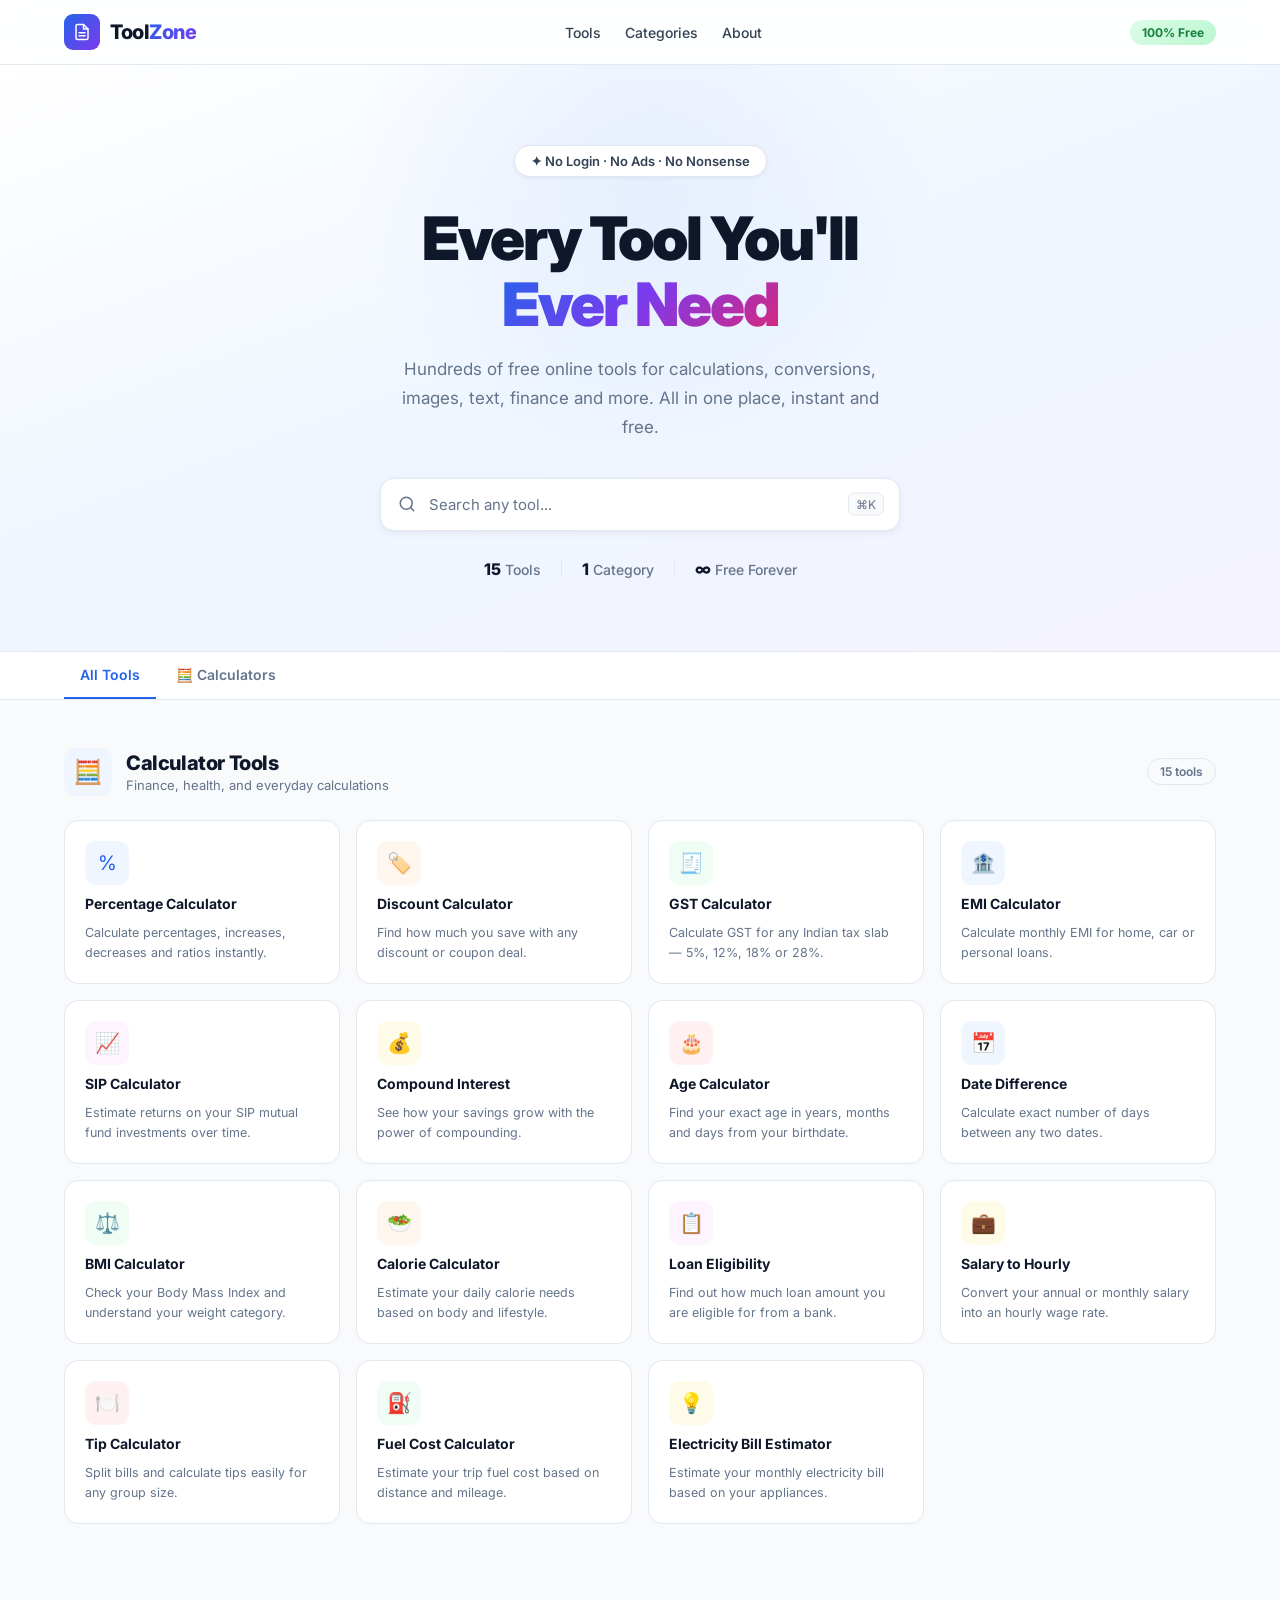
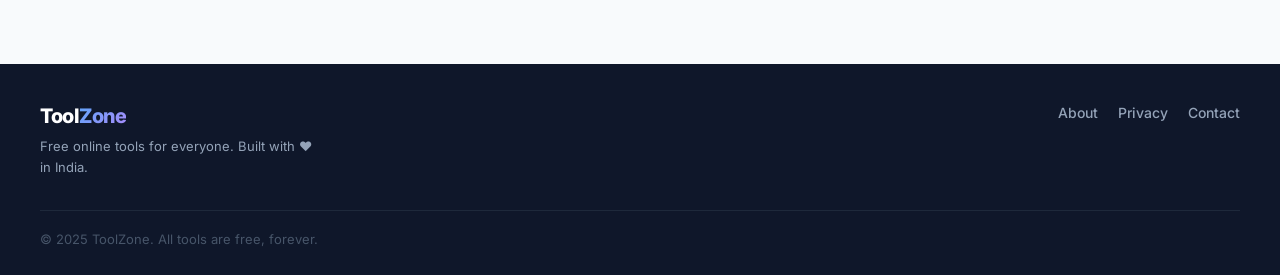
<file: index.html>
<!DOCTYPE html>
<html lang="en">
	<head>
		<meta charset="UTF-8"/>
		<meta name="viewport" content="width=device-width, initial-scale=1.0"/>
		<title>ToolZone – Free Online Tools</title>
		<link href="https://fonts.googleapis.com/css2?family=Inter:wght@400;500;600;700;800;900&display=swap" rel="stylesheet"/>
		<link rel="stylesheet" href="style.css"/>
	</head>
	<body>

		<!-- HEADER -->
		<header>
			<div class="header-inner">
				<a href="index.html" class="logo">
					<div class="logo-icon">
						<svg viewBox="0 0 24 24">
							<path d="M14 2H6a2 2 0 0 0-2 2v16a2 2 0 0 0 2 2h12a2 2 0 0 0 2-2V8z"/>
							<polyline points="14 2 14 8 20 8"/>
							<line x1="16" y1="13" x2="8" y2="13"/>
							<line x1="16" y1="17" x2="8" y2="17"/>
						</svg>
					</div>
					<span class="logo-text">
						Tool<span>Zone</span>
					</span>
				</a>
				<nav>
					<a href="#">Tools</a>
					<a href="#">Categories</a>
					<a href="#">About</a>
				</nav>
				<div class="header-badge">100% Free</div>
			</div>
		</header>

		<!-- HERO -->
		<section class="hero">
			<div class="hero-inner">
				<div class="hero-badge">✦ No Login · No Ads · No Nonsense</div>
				<h1>
					Every Tool You'll<br/><span class="gradient-text">Ever Need</span>
				</h1>
				<p>Hundreds of free online tools for calculations, conversions, images, text, finance and more. All in one place, instant and free.</p>

				<div class="search-wrap">
					<svg viewBox="0 0 24 24">
						<circle cx="11" cy="11" r="8"/>
						<line x1="21" y1="21" x2="16.65" y2="16.65"/>
					</svg>
					<input type="text" id="searchInput" placeholder="Search any tool..."/>
					<kbd>⌘K</kbd>
				</div>

				<div class="stats-row">
					<div class="stat">
						<span id="toolCount">15</span> Tools
					</div>
					<div class="stat-divider"></div>
					<div class="stat">
						<span>1</span> Category
					</div>
					<div class="stat-divider"></div>
					<div class="stat">
						<span>∞</span> Free Forever
					</div>
				</div>
			</div>
		</section>

		<!-- CATEGORIES NAV -->
		<div class="cat-nav">
			<div class="cat-nav-inner">
				<button class="cat-btn active" data-cat="all">All Tools</button>
				<button class="cat-btn" data-cat="calculators">🧮 Calculators</button>
				<!-- Add more category buttons here as you expand -->
			</div>
		</div>

		<!-- TOOLS SECTION -->
		<main class="tools-main">

			<!-- CALCULATORS -->
			<section class="category-section" id="cat-calculators">
				<div class="category-header">
					<div class="category-icon" style="--cat-color: #2563EB; --cat-bg: #EFF6FF;">🧮</div>
					<div>
						<h2 class="category-title">Calculator Tools</h2>
						<p class="category-subtitle">Finance, health, and everyday calculations</p>
					</div>
					<span class="category-count">15 tools</span>
				</div>

				<div class="tools-grid">

					<a class="tool-card" href="tools/percentage-calculator/index.html" data-name="percentage calculator" data-cat="calculators">
						<div class="tool-card-top">
							<div class="tool-icon" style="background:#EFF6FF; color:#2563EB;">%</div>
							<div class="tool-card-arrow">
								<svg viewBox="0 0 24 24">
									<line x1="5" y1="12" x2="19" y2="12"/>
									<polyline points="12 5 19 12 12 19"/>
								</svg>
							</div>
						</div>
						<div class="tool-card-name">Percentage Calculator</div>
						<div class="tool-card-desc">Calculate percentages, increases, decreases and ratios instantly.</div>
					</a>

					<a class="tool-card" href="tools/discount-calculator/index.html" data-name="discount calculator sale price" data-cat="calculators">
						<div class="tool-card-top">
							<div class="tool-icon" style="background:#FFF7ED; color:#EA580C;">🏷️</div>
							<div class="tool-card-arrow">
								<svg viewBox="0 0 24 24">
									<line x1="5" y1="12" x2="19" y2="12"/>
									<polyline points="12 5 19 12 12 19"/>
								</svg>
							</div>
						</div>
						<div class="tool-card-name">Discount Calculator</div>
						<div class="tool-card-desc">Find how much you save with any discount or coupon deal.</div>
					</a>

					<a class="tool-card" href="tools/gst-calculator/index.html" data-name="gst calculator india tax" data-cat="calculators">
						<div class="tool-card-top">
							<div class="tool-icon" style="background:#F0FDF4; color:#16A34A;">🧾</div>
							<div class="tool-card-arrow">
								<svg viewBox="0 0 24 24">
									<line x1="5" y1="12" x2="19" y2="12"/>
									<polyline points="12 5 19 12 12 19"/>
								</svg>
							</div>
						</div>
						<div class="tool-card-name">GST Calculator</div>
						<div class="tool-card-desc">Calculate GST for any Indian tax slab — 5%, 12%, 18% or 28%.</div>
					</a>

					<a class="tool-card" href="tools/emi-calculator/index.html" data-name="emi calculator loan monthly" data-cat="calculators">
						<div class="tool-card-top">
							<div class="tool-icon" style="background:#EFF6FF; color:#2563EB;">🏦</div>
							<div class="tool-card-arrow">
								<svg viewBox="0 0 24 24">
									<line x1="5" y1="12" x2="19" y2="12"/>
									<polyline points="12 5 19 12 12 19"/>
								</svg>
							</div>
						</div>
						<div class="tool-card-name">EMI Calculator</div>
						<div class="tool-card-desc">Calculate monthly EMI for home, car or personal loans.</div>
					</a>

					<a class="tool-card" href="tools/sip-calculator/index.html" data-name="sip calculator investment mutual fund" data-cat="calculators">
						<div class="tool-card-top">
							<div class="tool-icon" style="background:#FDF4FF; color:#9333EA;">📈</div>
							<div class="tool-card-arrow">
								<svg viewBox="0 0 24 24">
									<line x1="5" y1="12" x2="19" y2="12"/>
									<polyline points="12 5 19 12 12 19"/>
								</svg>
							</div>
						</div>
						<div class="tool-card-name">SIP Calculator</div>
						<div class="tool-card-desc">Estimate returns on your SIP mutual fund investments over time.</div>
					</a>

					<a class="tool-card" href="tools/compound-interest-calculator/index.html" data-name="compound interest calculator savings growth" data-cat="calculators">
						<div class="tool-card-top">
							<div class="tool-icon" style="background:#FEFCE8; color:#CA8A04;">💰</div>
							<div class="tool-card-arrow">
								<svg viewBox="0 0 24 24">
									<line x1="5" y1="12" x2="19" y2="12"/>
									<polyline points="12 5 19 12 12 19"/>
								</svg>
							</div>
						</div>
						<div class="tool-card-name">Compound Interest</div>
						<div class="tool-card-desc">See how your savings grow with the power of compounding.</div>
					</a>

					<a class="tool-card" href="tools/age-calculator/index.html" data-name="age calculator birthday years" data-cat="calculators">
						<div class="tool-card-top">
							<div class="tool-icon" style="background:#FFF1F2; color:#E11D48;">🎂</div>
							<div class="tool-card-arrow">
								<svg viewBox="0 0 24 24">
									<line x1="5" y1="12" x2="19" y2="12"/>
									<polyline points="12 5 19 12 12 19"/>
								</svg>
							</div>
						</div>
						<div class="tool-card-name">Age Calculator</div>
						<div class="tool-card-desc">Find your exact age in years, months and days from your birthdate.</div>
					</a>

					<a class="tool-card" href="tools/date-difference-calculator/index.html" data-name="date difference calculator days between dates" data-cat="calculators">
						<div class="tool-card-top">
							<div class="tool-icon" style="background:#EFF6FF; color:#2563EB;">📅</div>
							<div class="tool-card-arrow">
								<svg viewBox="0 0 24 24">
									<line x1="5" y1="12" x2="19" y2="12"/>
									<polyline points="12 5 19 12 12 19"/>
								</svg>
							</div>
						</div>
						<div class="tool-card-name">Date Difference</div>
						<div class="tool-card-desc">Calculate exact number of days between any two dates.</div>
					</a>

					<a class="tool-card" href="tools/bmi-calculator/index.html" data-name="bmi calculator body mass index health weight" data-cat="calculators">
						<div class="tool-card-top">
							<div class="tool-icon" style="background:#F0FDF4; color:#16A34A;">⚖️</div>
							<div class="tool-card-arrow">
								<svg viewBox="0 0 24 24">
									<line x1="5" y1="12" x2="19" y2="12"/>
									<polyline points="12 5 19 12 12 19"/>
								</svg>
							</div>
						</div>
						<div class="tool-card-name">BMI Calculator</div>
						<div class="tool-card-desc">Check your Body Mass Index and understand your weight category.</div>
					</a>

					<a class="tool-card" href="tools/calorie-calculator/index.html" data-name="calorie calculator diet nutrition daily" data-cat="calculators">
						<div class="tool-card-top">
							<div class="tool-icon" style="background:#FFF7ED; color:#EA580C;">🥗</div>
							<div class="tool-card-arrow">
								<svg viewBox="0 0 24 24">
									<line x1="5" y1="12" x2="19" y2="12"/>
									<polyline points="12 5 19 12 12 19"/>
								</svg>
							</div>
						</div>
						<div class="tool-card-name">Calorie Calculator</div>
						<div class="tool-card-desc">Estimate your daily calorie needs based on body and lifestyle.</div>
					</a>

					<a class="tool-card" href="tools/loan-eligibility-calculator/index.html" data-name="loan eligibility calculator bank amount" data-cat="calculators">
						<div class="tool-card-top">
							<div class="tool-icon" style="background:#FDF4FF; color:#9333EA;">📋</div>
							<div class="tool-card-arrow">
								<svg viewBox="0 0 24 24">
									<line x1="5" y1="12" x2="19" y2="12"/>
									<polyline points="12 5 19 12 12 19"/>
								</svg>
							</div>
						</div>
						<div class="tool-card-name">Loan Eligibility</div>
						<div class="tool-card-desc">Find out how much loan amount you are eligible for from a bank.</div>
					</a>

					<a class="tool-card" href="tools/salary-to-hourly-converter/index.html" data-name="salary hourly converter wage annual monthly" data-cat="calculators">
						<div class="tool-card-top">
							<div class="tool-icon" style="background:#FEFCE8; color:#CA8A04;">💼</div>
							<div class="tool-card-arrow">
								<svg viewBox="0 0 24 24">
									<line x1="5" y1="12" x2="19" y2="12"/>
									<polyline points="12 5 19 12 12 19"/>
								</svg>
							</div>
						</div>
						<div class="tool-card-name">Salary to Hourly</div>
						<div class="tool-card-desc">Convert your annual or monthly salary into an hourly wage rate.</div>
					</a>

					<a class="tool-card" href="tools/tip-calculator/index.html" data-name="tip calculator restaurant bill split" data-cat="calculators">
						<div class="tool-card-top">
							<div class="tool-icon" style="background:#FFF1F2; color:#E11D48;">🍽️</div>
							<div class="tool-card-arrow">
								<svg viewBox="0 0 24 24">
									<line x1="5" y1="12" x2="19" y2="12"/>
									<polyline points="12 5 19 12 12 19"/>
								</svg>
							</div>
						</div>
						<div class="tool-card-name">Tip Calculator</div>
						<div class="tool-card-desc">Split bills and calculate tips easily for any group size.</div>
					</a>

					<a class="tool-card" href="tools/fuel-cost-calculator/index.html" data-name="fuel cost calculator petrol diesel trip mileage" data-cat="calculators">
						<div class="tool-card-top">
							<div class="tool-icon" style="background:#F0FDF4; color:#16A34A;">⛽</div>
							<div class="tool-card-arrow">
								<svg viewBox="0 0 24 24">
									<line x1="5" y1="12" x2="19" y2="12"/>
									<polyline points="12 5 19 12 12 19"/>
								</svg>
							</div>
						</div>
						<div class="tool-card-name">Fuel Cost Calculator</div>
						<div class="tool-card-desc">Estimate your trip fuel cost based on distance and mileage.</div>
					</a>

					<a class="tool-card" href="tools/electricity-bill-estimator/index.html" data-name="electricity bill estimator units power appliance" data-cat="calculators">
						<div class="tool-card-top">
							<div class="tool-icon" style="background:#FEFCE8; color:#CA8A04;">💡</div>
							<div class="tool-card-arrow">
								<svg viewBox="0 0 24 24">
									<line x1="5" y1="12" x2="19" y2="12"/>
									<polyline points="12 5 19 12 12 19"/>
								</svg>
							</div>
						</div>
						<div class="tool-card-name">Electricity Bill Estimator</div>
						<div class="tool-card-desc">Estimate your monthly electricity bill based on your appliances.</div>
					</a>

				</div>
			</section>

			<div class="no-results" id="noResults">
				<div class="no-results-icon">🔍</div>
				<p>
					No tools found for "<span id="noResultsQuery"></span>"
				</p>
				<small>Try a different keyword</small>
			</div>

		</main>

		<!-- FOOTER -->
		<footer>
			<div class="footer-inner">
				<div class="footer-top">
					<div class="footer-brand">
						<div class="footer-logo">
							Tool<span>Zone</span>
						</div>
						<p>Free online tools for everyone. Built with ❤️ in India.</p>
					</div>
					<div class="footer-links">
						<a href="#">About</a>
						<a href="#">Privacy</a>
						<a href="#">Contact</a>
					</div>
				</div>
				<div class="footer-bottom">
					<p>© 2025 ToolZone. All tools are free, forever.</p>
				</div>
			</div>
		</footer>

		<script src="script.js"></script>
	</body>
</html>
</file>
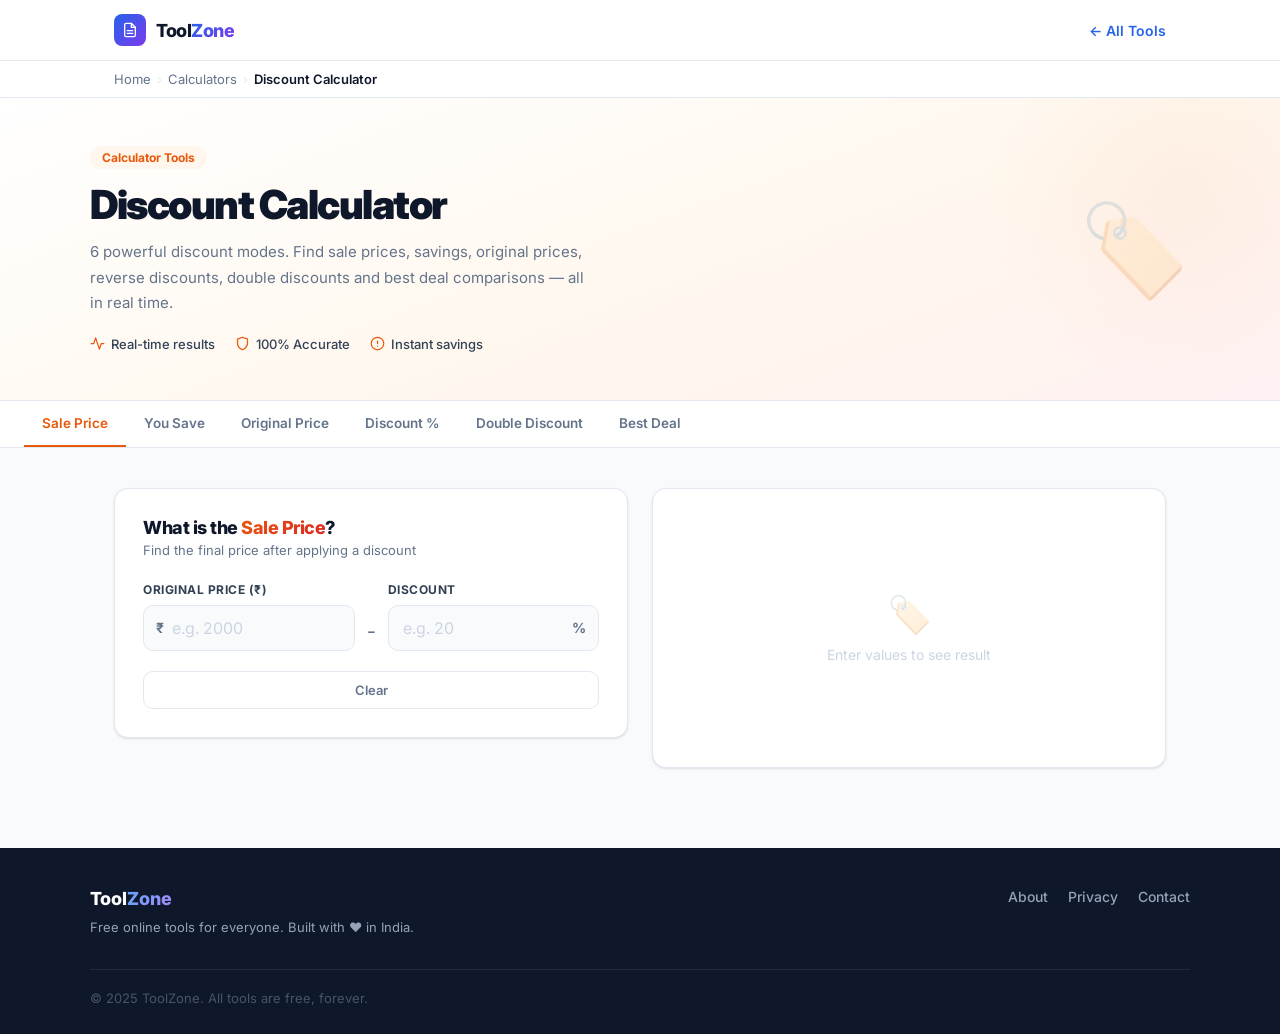
<file: tools/discount-calculator/index.html>
<!DOCTYPE html>
<html lang="en">
	<head>
		<meta charset="UTF-8"/>
		<meta name="viewport" content="width=device-width, initial-scale=1.0, maximum-scale=1.0"/>
		<title>Discount Calculator – ToolZone</title>
		<link href="https://fonts.googleapis.com/css2?family=Inter:wght@400;500;600;700;800;900&display=swap" rel="stylesheet"/>
		<link rel="stylesheet" href="style.css"/>
	</head>
	<body>

		<!-- HEADER -->
		<header>
			<div class="header-inner">
				<a href="../../index.html" class="logo">
					<div class="logo-icon">
						<svg viewBox="0 0 24 24">
							<path d="M14 2H6a2 2 0 0 0-2 2v16a2 2 0 0 0 2 2h12a2 2 0 0 0 2-2V8z"/>
							<polyline points="14 2 14 8 20 8"/>
							<line x1="16" y1="13" x2="8" y2="13"/>
							<line x1="16" y1="17" x2="8" y2="17"/>
						</svg>
					</div>
					<span class="logo-text">
						Tool<span>Zone</span>
					</span>
				</a>
				<nav>
					<a href="../../index.html">← All Tools</a>
				</nav>
			</div>
		</header>

		<!-- BREADCRUMB -->
		<div class="breadcrumb">
			<div class="breadcrumb-inner">
				<a href="../../index.html">Home</a>
				<span class="bc-sep">›</span>
				<a href="../../index.html">Calculators</a>
				<span class="bc-sep">›</span>
				<span>Discount Calculator</span>
			</div>
		</div>

		<!-- TOOL HERO -->
		<section class="tool-hero">
			<div class="tool-hero-inner">
				<div class="tool-hero-left">
					<div class="tool-badge">Calculator Tools</div>
					<h1>Discount Calculator</h1>
					<p>6 powerful discount modes. Find sale prices, savings, original prices, reverse discounts, double discounts and best deal comparisons — all in real time.</p>
					<div class="tool-meta">
						<div class="meta-item">
							<svg viewBox="0 0 24 24">
								<polyline points="22 12 18 12 15 21 9 3 6 12 2 12"/>
							</svg>
							Real-time results
						</div>
						<div class="meta-item">
							<svg viewBox="0 0 24 24">
								<path d="M12 22s8-4 8-10V5l-8-3-8 3v7c0 6 8 10 8 10z"/>
							</svg>
							100% Accurate
						</div>
						<div class="meta-item">
							<svg viewBox="0 0 24 24">
								<circle cx="12" cy="12" r="10"/>
								<line x1="12" y1="8" x2="12" y2="12"/>
								<line x1="12" y1="16" x2="12.01" y2="16"/>
							</svg>
							Instant savings
						</div>
					</div>
				</div>
				<div class="tool-hero-icon">🏷️</div>
			</div>
		</section>

		<!-- MODE TABS -->
		<div class="mode-tabs-wrap">
			<div class="mode-tabs">
				<button class="mode-tab active" data-mode="0">Sale Price</button>
				<button class="mode-tab" data-mode="1">You Save</button>
				<button class="mode-tab" data-mode="2">Original Price</button>
				<button class="mode-tab" data-mode="3">Discount %</button>
				<button class="mode-tab" data-mode="4">Double Discount</button>
				<button class="mode-tab" data-mode="5">Best Deal</button>
			</div>
		</div>

		<!-- MAIN CALCULATOR -->
		<main class="calc-main">

			<!-- MODE 0: Sale Price -->
			<div class="calc-panel active" id="panel-0">
				<div class="panel-grid">
					<div class="input-card">
						<div class="input-card-header">
							<h2>
								What is the <em>Sale Price</em>?
							</h2>
							<p>Find the final price after applying a discount</p>
						</div>
						<div class="field-group">
							<div class="field">
								<label>Original Price (₹)</label>
								<div class="input-wrap">
									<span class="input-prefix">₹</span>
									<input type="number" id="m0-price" placeholder="e.g. 2000" inputmode="decimal"/>
								</div>
							</div>
							<div class="field-connector">−</div>
							<div class="field">
								<label>Discount</label>
								<div class="input-wrap">
									<input type="number" id="m0-disc" placeholder="e.g. 20" inputmode="decimal"/>
									<span class="input-unit">%</span>
								</div>
							</div>
						</div>
						<button class="clear-btn" onclick="clearPanel(0)">Clear</button>
					</div>

					<div class="result-card" id="result-0">
						<div class="result-placeholder">
							<div class="placeholder-icon">🏷️</div>
							<p>Enter values to see result</p>
						</div>
						<div class="result-content" style="display:none">
							<div class="result-row">
								<div>
									<div class="result-label">Sale Price</div>
									<div class="result-value green" id="r0-sale"></div>
								</div>
								<div>
									<div class="result-label">You Save</div>
									<div class="result-value red" id="r0-save"></div>
								</div>
							</div>
							<div class="result-eq" id="r0-eq"></div>
							<div class="savings-bar-wrap">
								<div class="savings-bar-track">
									<div class="savings-bar-fill" id="r0-bar"></div>
								</div>
								<div class="savings-bar-labels">
									<span>You Pay</span>
									<span>You Save</span>
								</div>
							</div>
							<button class="copy-btn" onclick="copyResult('r0-sale', this)">
								<svg viewBox="0 0 24 24">
									<rect x="9" y="9" width="13" height="13" rx="2"/>
									<path d="M5 15H4a2 2 0 0 1-2-2V4a2 2 0 0 1 2-2h9a2 2 0 0 1 2 2v1"/>
								</svg>
								Copy Sale Price
							</button>
						</div>
					</div>
				</div>
			</div>

			<!-- MODE 1: You Save -->
			<div class="calc-panel" id="panel-1">
				<div class="panel-grid">
					<div class="input-card">
						<div class="input-card-header">
							<h2>
								How much do <em>You Save</em>?
							</h2>
							<p>Find the exact amount saved with a discount</p>
						</div>
						<div class="field-group">
							<div class="field">
								<label>Original Price (₹)</label>
								<div class="input-wrap">
									<span class="input-prefix">₹</span>
									<input type="number" id="m1-price" placeholder="e.g. 5000" inputmode="decimal"/>
								</div>
							</div>
							<div class="field-connector">×</div>
							<div class="field">
								<label>Discount</label>
								<div class="input-wrap">
									<input type="number" id="m1-disc" placeholder="e.g. 35" inputmode="decimal"/>
									<span class="input-unit">%</span>
								</div>
							</div>
						</div>
						<button class="clear-btn" onclick="clearPanel(1)">Clear</button>
					</div>

					<div class="result-card" id="result-1">
						<div class="result-placeholder">
							<div class="placeholder-icon">🏷️</div>
							<p>Enter values to see result</p>
						</div>
						<div class="result-content" style="display:none">
							<div class="result-row">
								<div>
									<div class="result-label">Amount Saved</div>
									<div class="result-value red" id="r1-save"></div>
								</div>
								<div>
									<div class="result-label">You Pay</div>
									<div class="result-value green" id="r1-pay"></div>
								</div>
							</div>
							<div class="result-eq" id="r1-eq"></div>
							<div class="savings-bar-wrap">
								<div class="savings-bar-track">
									<div class="savings-bar-fill" id="r1-bar"></div>
								</div>
								<div class="savings-bar-labels">
									<span>You Pay</span>
									<span>You Save</span>
								</div>
							</div>
							<button class="copy-btn" onclick="copyResult('r1-save', this)">
								<svg viewBox="0 0 24 24">
									<rect x="9" y="9" width="13" height="13" rx="2"/>
									<path d="M5 15H4a2 2 0 0 1-2-2V4a2 2 0 0 1 2-2h9a2 2 0 0 1 2 2v1"/>
								</svg>
								Copy Savings
							</button>
						</div>
					</div>
				</div>
			</div>

			<!-- MODE 2: Original Price -->
			<div class="calc-panel" id="panel-2">
				<div class="panel-grid">
					<div class="input-card">
						<div class="input-card-header">
							<h2>
								What was the <em>Original Price</em>?
							</h2>
							<p>Find the MRP when you know the sale price and discount</p>
						</div>
						<div class="field-group">
							<div class="field">
								<label>Sale Price (₹)</label>
								<div class="input-wrap">
									<span class="input-prefix">₹</span>
									<input type="number" id="m2-sale" placeholder="e.g. 1600" inputmode="decimal"/>
								</div>
							</div>
							<div class="field-connector">at</div>
							<div class="field">
								<label>Discount Applied</label>
								<div class="input-wrap">
									<input type="number" id="m2-disc" placeholder="e.g. 20" inputmode="decimal"/>
									<span class="input-unit">%</span>
								</div>
							</div>
						</div>
						<button class="clear-btn" onclick="clearPanel(2)">Clear</button>
					</div>

					<div class="result-card" id="result-2">
						<div class="result-placeholder">
							<div class="placeholder-icon">🏷️</div>
							<p>Enter values to see result</p>
						</div>
						<div class="result-content" style="display:none">
							<div class="result-row">
								<div>
									<div class="result-label">Original Price (MRP)</div>
									<div class="result-value" id="r2-orig"></div>
								</div>
								<div>
									<div class="result-label">Amount Saved</div>
									<div class="result-value red" id="r2-save"></div>
								</div>
							</div>
							<div class="result-eq" id="r2-eq"></div>
							<button class="copy-btn" onclick="copyResult('r2-orig', this)">
								<svg viewBox="0 0 24 24">
									<rect x="9" y="9" width="13" height="13" rx="2"/>
									<path d="M5 15H4a2 2 0 0 1-2-2V4a2 2 0 0 1 2-2h9a2 2 0 0 1 2 2v1"/>
								</svg>
								Copy Original Price
							</button>
						</div>
					</div>
				</div>
			</div>

			<!-- MODE 3: Discount % -->
			<div class="calc-panel" id="panel-3">
				<div class="panel-grid">
					<div class="input-card">
						<div class="input-card-header">
							<h2>
								What <em>Discount %</em> was applied?
							</h2>
							<p>Find the discount percentage from original and sale price</p>
						</div>
						<div class="field-group">
							<div class="field">
								<label>Original Price (₹)</label>
								<div class="input-wrap">
									<span class="input-prefix">₹</span>
									<input type="number" id="m3-orig" placeholder="e.g. 2000" inputmode="decimal"/>
								</div>
							</div>
							<div class="field-connector">→</div>
							<div class="field">
								<label>Sale Price (₹)</label>
								<div class="input-wrap">
									<span class="input-prefix">₹</span>
									<input type="number" id="m3-sale" placeholder="e.g. 1500" inputmode="decimal"/>
								</div>
							</div>
						</div>
						<button class="clear-btn" onclick="clearPanel(3)">Clear</button>
					</div>

					<div class="result-card" id="result-3">
						<div class="result-placeholder">
							<div class="placeholder-icon">🏷️</div>
							<p>Enter values to see result</p>
						</div>
						<div class="result-content" style="display:none">
							<div class="result-row">
								<div>
									<div class="result-label">Discount Applied</div>
									<div class="result-value red" id="r3-disc"></div>
								</div>
								<div>
									<div class="result-label">Amount Saved</div>
									<div class="result-value" id="r3-save"></div>
								</div>
							</div>
							<div class="result-eq" id="r3-eq"></div>
							<div class="savings-bar-wrap">
								<div class="savings-bar-track">
									<div class="savings-bar-fill" id="r3-bar"></div>
								</div>
								<div class="savings-bar-labels">
									<span>You Pay</span>
									<span>You Save</span>
								</div>
							</div>
							<button class="copy-btn" onclick="copyResult('r3-disc', this)">
								<svg viewBox="0 0 24 24">
									<rect x="9" y="9" width="13" height="13" rx="2"/>
									<path d="M5 15H4a2 2 0 0 1-2-2V4a2 2 0 0 1 2-2h9a2 2 0 0 1 2 2v1"/>
								</svg>
								Copy Discount %
							</button>
						</div>
					</div>
				</div>
			</div>

			<!-- MODE 4: Double Discount -->
			<div class="calc-panel" id="panel-4">
				<div class="panel-grid">
					<div class="input-card">
						<div class="input-card-header">
							<h2>
								<em>Double Discount</em> Calculator
							</h2>
							<p>Apply two successive discounts — e.g. 30% off then extra 10% off</p>
						</div>
						<div class="field-group">
							<div class="field">
								<label>Original Price (₹)</label>
								<div class="input-wrap">
									<span class="input-prefix">₹</span>
									<input type="number" id="m4-price" placeholder="e.g. 3000" inputmode="decimal"/>
								</div>
							</div>
						</div>
						<div class="field-group two-disc">
							<div class="field">
								<label>First Discount</label>
								<div class="input-wrap">
									<input type="number" id="m4-d1" placeholder="e.g. 30" inputmode="decimal"/>
									<span class="input-unit">%</span>
								</div>
							</div>
							<div class="field-connector">then</div>
							<div class="field">
								<label>Second Discount</label>
								<div class="input-wrap">
									<input type="number" id="m4-d2" placeholder="e.g. 10" inputmode="decimal"/>
									<span class="input-unit">%</span>
								</div>
							</div>
						</div>
						<button class="clear-btn" onclick="clearPanel(4)">Clear</button>
					</div>

					<div class="result-card" id="result-4">
						<div class="result-placeholder">
							<div class="placeholder-icon">🏷️</div>
							<p>Enter values to see result</p>
						</div>
						<div class="result-content" style="display:none">
							<div class="result-row three-col">
								<div>
									<div class="result-label">Final Price</div>
									<div class="result-value green" id="r4-final"></div>
								</div>
								<div>
									<div class="result-label">Total Saved</div>
									<div class="result-value red" id="r4-saved"></div>
								</div>
								<div>
									<div class="result-label">Effective Discount</div>
									<div class="result-value" id="r4-eff"></div>
								</div>
							</div>
							<div class="double-disc-steps" id="r4-steps"></div>
							<div class="result-eq" id="r4-eq"></div>
							<button class="copy-btn" onclick="copyResult('r4-final', this)">
								<svg viewBox="0 0 24 24">
									<rect x="9" y="9" width="13" height="13" rx="2"/>
									<path d="M5 15H4a2 2 0 0 1-2-2V4a2 2 0 0 1 2-2h9a2 2 0 0 1 2 2v1"/>
								</svg>
								Copy Final Price
							</button>
						</div>
					</div>
				</div>
			</div>

			<!-- MODE 5: Best Deal -->
			<div class="calc-panel" id="panel-5">
				<div class="panel-grid">
					<div class="input-card">
						<div class="input-card-header">
							<h2>
								Which is the <em>Best Deal</em>?
							</h2>
							<p>Compare up to 3 products and find which gives the best value</p>
						</div>

						<div class="deal-row">
							<div class="deal-label">Product A</div>
							<div class="deal-fields">
								<div class="input-wrap">
									<span class="input-prefix">₹</span>
									<input type="number" id="m5-a-price" placeholder="Price" inputmode="decimal"/>
								</div>
								<div class="input-wrap">
									<input type="number" id="m5-a-disc" placeholder="Disc %" inputmode="decimal"/>
									<span class="input-unit">%</span>
								</div>
							</div>
						</div>

						<div class="deal-row">
							<div class="deal-label">Product B</div>
							<div class="deal-fields">
								<div class="input-wrap">
									<span class="input-prefix">₹</span>
									<input type="number" id="m5-b-price" placeholder="Price" inputmode="decimal"/>
								</div>
								<div class="input-wrap">
									<input type="number" id="m5-b-disc" placeholder="Disc %" inputmode="decimal"/>
									<span class="input-unit">%</span>
								</div>
							</div>
						</div>

						<div class="deal-row">
							<div class="deal-label">Product C</div>
							<div class="deal-fields">
								<div class="input-wrap">
									<span class="input-prefix">₹</span>
									<input type="number" id="m5-c-price" placeholder="Price" inputmode="decimal"/>
								</div>
								<div class="input-wrap">
									<input type="number" id="m5-c-disc" placeholder="Disc %" inputmode="decimal"/>
									<span class="input-unit">%</span>
								</div>
							</div>
						</div>

						<button class="clear-btn" onclick="clearPanel(5)">Clear</button>
					</div>

					<div class="result-card" id="result-5">
						<div class="result-placeholder">
							<div class="placeholder-icon">🏷️</div>
							<p>Enter at least 2 products to compare</p>
						</div>
						<div class="result-content" style="display:none">
							<div class="result-label">Best Deal</div>
							<div class="result-value green" id="r5-winner"></div>
							<div class="result-eq" id="r5-eq"></div>
							<div class="deal-comparison" id="r5-table"></div>
							<button class="copy-btn" onclick="copyResult('r5-winner', this)">
								<svg viewBox="0 0 24 24">
									<rect x="9" y="9" width="13" height="13" rx="2"/>
									<path d="M5 15H4a2 2 0 0 1-2-2V4a2 2 0 0 1 2-2h9a2 2 0 0 1 2 2v1"/>
								</svg>
								Copy Winner
							</button>
						</div>
					</div>
				</div>
			</div>

		</main>

		<!-- FOOTER -->
		<footer>
			<div class="footer-inner">
				<div class="footer-top">
					<div class="footer-brand">
						<div class="footer-logo">
							Tool<span>Zone</span>
						</div>
						<p>Free online tools for everyone. Built with ❤️ in India.</p>
					</div>
					<div class="footer-links">
						<a href="#">About</a>
						<a href="#">Privacy</a>
						<a href="#">Contact</a>
					</div>
				</div>
				<div class="footer-bottom">
					<p>© 2025 ToolZone. All tools are free, forever.</p>
				</div>
			</div>
		</footer>

		<script src="script.js"></script>
	</body>
</html>
</file>
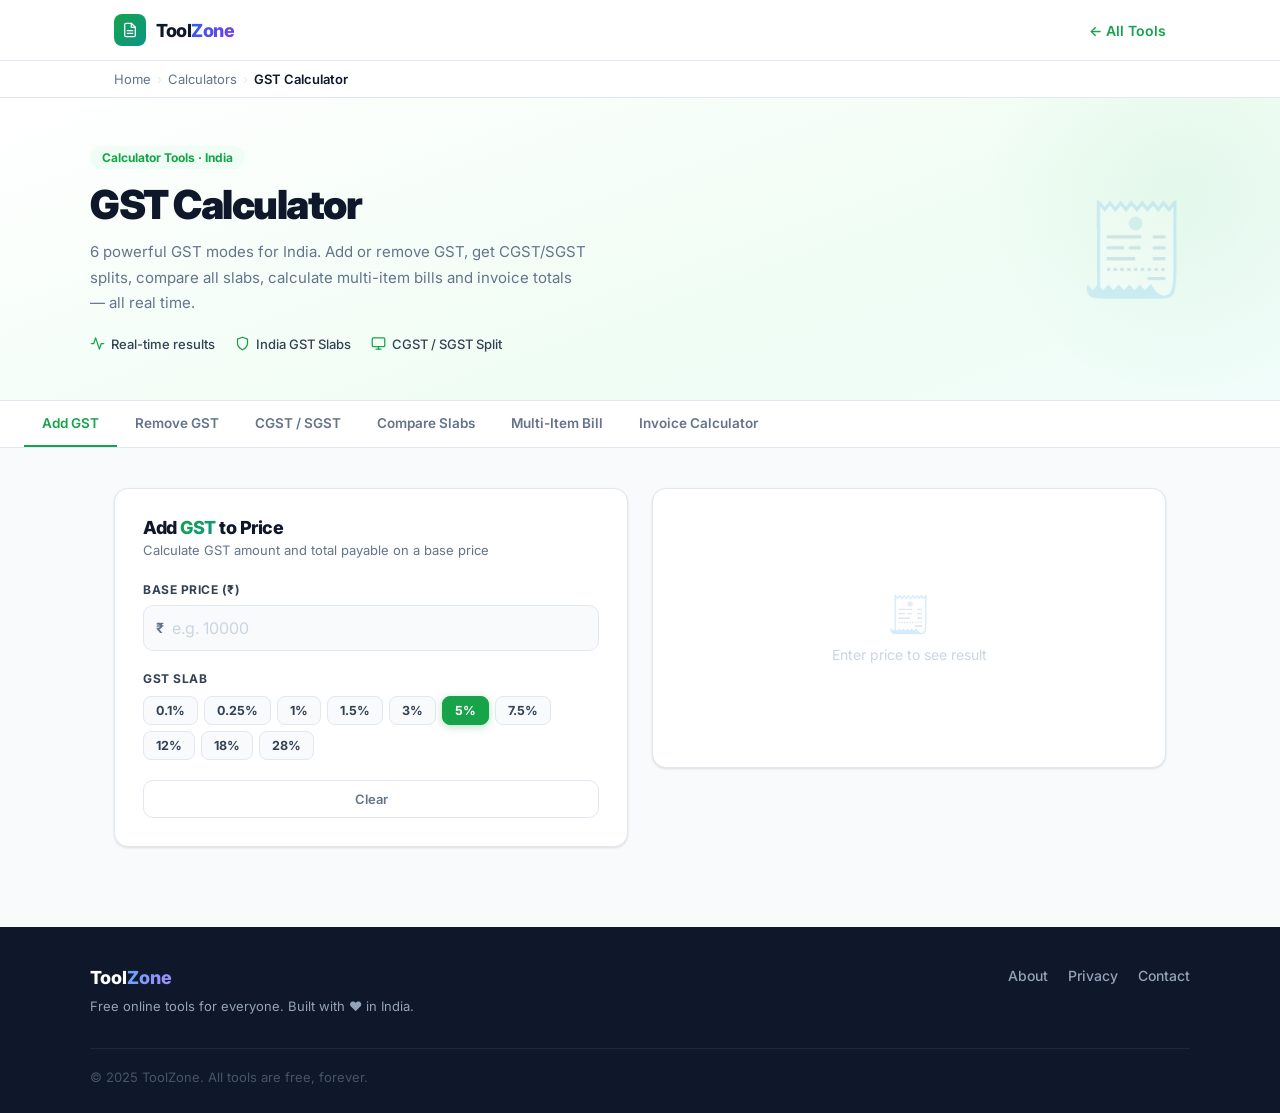
<file: tools/gst-calculator/index.html>
<!DOCTYPE html>
<html lang="en">
	<head>
		<meta charset="UTF-8"/>
		<meta name="viewport" content="width=device-width, initial-scale=1.0, maximum-scale=1.0"/>
		<title>GST Calculator – ToolZone</title>
		<link href="https://fonts.googleapis.com/css2?family=Inter:wght@400;500;600;700;800;900&display=swap" rel="stylesheet"/>
		<link rel="stylesheet" href="style.css"/>
	</head>
	<body>

		<!-- HEADER -->
		<header>
			<div class="header-inner">
				<a href="../../index.html" class="logo">
					<div class="logo-icon">
						<svg viewBox="0 0 24 24">
							<path d="M14 2H6a2 2 0 0 0-2 2v16a2 2 0 0 0 2 2h12a2 2 0 0 0 2-2V8z"/>
							<polyline points="14 2 14 8 20 8"/>
							<line x1="16" y1="13" x2="8" y2="13"/>
							<line x1="16" y1="17" x2="8" y2="17"/>
						</svg>
					</div>
					<span class="logo-text">
						Tool<span>Zone</span>
					</span>
				</a>
				<nav>
					<a href="../../index.html">← All Tools</a>
				</nav>
			</div>
		</header>

		<!-- BREADCRUMB -->
		<div class="breadcrumb">
			<div class="breadcrumb-inner">
				<a href="../../index.html">Home</a>
				<span class="bc-sep">›</span>
				<a href="../../index.html">Calculators</a>
				<span class="bc-sep">›</span>
				<span>GST Calculator</span>
			</div>
		</div>

		<!-- TOOL HERO -->
		<section class="tool-hero">
			<div class="tool-hero-inner">
				<div class="tool-hero-left">
					<div class="tool-badge">Calculator Tools · India</div>
					<h1>GST Calculator</h1>
					<p>6 powerful GST modes for India. Add or remove GST, get CGST/SGST splits, compare all slabs, calculate multi-item bills and invoice totals — all real time.</p>
					<div class="tool-meta">
						<div class="meta-item">
							<svg viewBox="0 0 24 24">
								<polyline points="22 12 18 12 15 21 9 3 6 12 2 12"/>
							</svg>
							Real-time results
						</div>
						<div class="meta-item">
							<svg viewBox="0 0 24 24">
								<path d="M12 22s8-4 8-10V5l-8-3-8 3v7c0 6 8 10 8 10z"/>
							</svg>
							India GST Slabs
						</div>
						<div class="meta-item">
							<svg viewBox="0 0 24 24">
								<rect x="2" y="3" width="20" height="14" rx="2"/>
								<line x1="8" y1="21" x2="16" y2="21"/>
								<line x1="12" y1="17" x2="12" y2="21"/>
							</svg>
							CGST / SGST Split
						</div>
					</div>
				</div>
				<div class="tool-hero-icon">🧾</div>
			</div>
		</section>

		<!-- MODE TABS -->
		<div class="mode-tabs-wrap">
			<div class="mode-tabs">
				<button class="mode-tab active" data-mode="0">Add GST</button>
				<button class="mode-tab" data-mode="1">Remove GST</button>
				<button class="mode-tab" data-mode="2">CGST / SGST</button>
				<button class="mode-tab" data-mode="3">Compare Slabs</button>
				<button class="mode-tab" data-mode="4">Multi-Item Bill</button>
				<button class="mode-tab" data-mode="5">Invoice Calculator</button>
			</div>
		</div>

		<!-- MAIN CALCULATOR -->
		<main class="calc-main">

			<!-- MODE 0: Add GST -->
			<div class="calc-panel active" id="panel-0">
				<div class="panel-grid">
					<div class="input-card">
						<div class="input-card-header">
							<h2>
								Add <em>GST</em> to Price
							</h2>
							<p>Calculate GST amount and total payable on a base price</p>
						</div>
						<div class="field-group">
							<div class="field">
								<label>Base Price (₹)</label>
								<div class="input-wrap">
									<span class="input-prefix">₹</span>
									<input type="number" id="m0-price" placeholder="e.g. 10000" inputmode="decimal"/>
								</div>
							</div>
						</div>
						<div class="slab-group">
							<label class="slab-label">GST Slab</label>
							<div class="slab-btns" id="m0-slab">
								<button class="slab-btn" data-val="0.1">0.1%</button>
								<button class="slab-btn" data-val="0.25">0.25%</button>
								<button class="slab-btn" data-val="1">1%</button>
								<button class="slab-btn" data-val="1.5">1.5%</button>
								<button class="slab-btn" data-val="3">3%</button>
								<button class="slab-btn active" data-val="5">5%</button>
								<button class="slab-btn" data-val="7.5">7.5%</button>
								<button class="slab-btn" data-val="12">12%</button>
								<button class="slab-btn" data-val="18">18%</button>
								<button class="slab-btn" data-val="28">28%</button>
							</div>
						</div>
						<button class="clear-btn" onclick="clearPanel(0)">Clear</button>
					</div>

					<div class="result-card" id="result-0">
						<div class="result-placeholder">
							<div class="placeholder-icon">🧾</div>
							<p>Enter price to see result</p>
						</div>
						<div class="result-content" style="display:none">
							<div class="result-row">
								<div>
									<div class="result-label">GST Amount</div>
									<div class="result-value accent" id="r0-gst"></div>
								</div>
								<div>
									<div class="result-label">Total Payable</div>
									<div class="result-value green" id="r0-total"></div>
								</div>
							</div>
							<div class="breakdown-box" id="r0-breakdown"></div>
							<div class="result-eq" id="r0-eq"></div>
							<button class="copy-btn" onclick="copyResult('r0-total', this)">
								<svg viewBox="0 0 24 24">
									<rect x="9" y="9" width="13" height="13" rx="2"/>
									<path d="M5 15H4a2 2 0 0 1-2-2V4a2 2 0 0 1 2-2h9a2 2 0 0 1 2 2v1"/>
								</svg>
								Copy Total
							</button>
						</div>
					</div>
				</div>
			</div>

			<!-- MODE 1: Remove GST -->
			<div class="calc-panel" id="panel-1">
				<div class="panel-grid">
					<div class="input-card">
						<div class="input-card-header">
							<h2>
								Remove <em>GST</em> from Price
							</h2>
							<p>Find the base price and GST amount from a GST-inclusive total</p>
						</div>
						<div class="field-group">
							<div class="field">
								<label>GST-Inclusive Price (₹)</label>
								<div class="input-wrap">
									<span class="input-prefix">₹</span>
									<input type="number" id="m1-price" placeholder="e.g. 11800" inputmode="decimal"/>
								</div>
							</div>
						</div>
						<div class="slab-group">
							<label class="slab-label">GST Slab</label>
							<div class="slab-btns" id="m1-slab">
								<button class="slab-btn" data-val="0.1">0.1%</button>
								<button class="slab-btn" data-val="0.25">0.25%</button>
								<button class="slab-btn" data-val="1">1%</button>
								<button class="slab-btn" data-val="1.5">1.5%</button>
								<button class="slab-btn" data-val="3">3%</button>
								<button class="slab-btn active" data-val="5">5%</button>
								<button class="slab-btn" data-val="7.5">7.5%</button>
								<button class="slab-btn" data-val="12">12%</button>
								<button class="slab-btn" data-val="18">18%</button>
								<button class="slab-btn" data-val="28">28%</button>
							</div>
						</div>
						<button class="clear-btn" onclick="clearPanel(1)">Clear</button>
					</div>

					<div class="result-card" id="result-1">
						<div class="result-placeholder">
							<div class="placeholder-icon">🧾</div>
							<p>Enter price to see result</p>
						</div>
						<div class="result-content" style="display:none">
							<div class="result-row">
								<div>
									<div class="result-label">Base Price</div>
									<div class="result-value green" id="r1-base"></div>
								</div>
								<div>
									<div class="result-label">GST Amount</div>
									<div class="result-value accent" id="r1-gst"></div>
								</div>
							</div>
							<div class="breakdown-box" id="r1-breakdown"></div>
							<div class="result-eq" id="r1-eq"></div>
							<button class="copy-btn" onclick="copyResult('r1-base', this)">
								<svg viewBox="0 0 24 24">
									<rect x="9" y="9" width="13" height="13" rx="2"/>
									<path d="M5 15H4a2 2 0 0 1-2-2V4a2 2 0 0 1 2-2h9a2 2 0 0 1 2 2v1"/>
								</svg>
								Copy Base Price
							</button>
						</div>
					</div>
				</div>
			</div>

			<!-- MODE 2: CGST / SGST Split -->
			<div class="calc-panel" id="panel-2">
				<div class="panel-grid">
					<div class="input-card">
						<div class="input-card-header">
							<h2>
								<em>CGST / SGST</em> Split
							</h2>
							<p>Get intra-state and inter-state (IGST) tax breakdown for any amount</p>
						</div>
						<div class="field-group">
							<div class="field">
								<label>Base Price (₹)</label>
								<div class="input-wrap">
									<span class="input-prefix">₹</span>
									<input type="number" id="m2-price" placeholder="e.g. 5000" inputmode="decimal"/>
								</div>
							</div>
						</div>
						<div class="slab-group">
							<label class="slab-label">GST Slab</label>
							<div class="slab-btns" id="m2-slab">
								<button class="slab-btn" data-val="0.1">0.1%</button>
								<button class="slab-btn" data-val="0.25">0.25%</button>
								<button class="slab-btn" data-val="1">1%</button>
								<button class="slab-btn" data-val="1.5">1.5%</button>
								<button class="slab-btn" data-val="3">3%</button>
								<button class="slab-btn active" data-val="5">5%</button>
								<button class="slab-btn" data-val="7.5">7.5%</button>
								<button class="slab-btn" data-val="12">12%</button>
								<button class="slab-btn" data-val="18">18%</button>
								<button class="slab-btn" data-val="28">28%</button>
							</div>
						</div>
						<div class="toggle-group">
							<label class="toggle-label">Transaction Type</label>
							<div class="toggle-btns">
								<button class="toggle-btn active" id="m2-intra" onclick="setTxType('intra')">Intra-State (CGST+SGST)</button>
								<button class="toggle-btn" id="m2-inter" onclick="setTxType('inter')">Inter-State (IGST)</button>
							</div>
						</div>
						<button class="clear-btn" onclick="clearPanel(2)">Clear</button>
					</div>

					<div class="result-card" id="result-2">
						<div class="result-placeholder">
							<div class="placeholder-icon">🧾</div>
							<p>Enter price to see result</p>
						</div>
						<div class="result-content" style="display:none">
							<div class="result-row">
								<div>
									<div class="result-label">Total GST</div>
									<div class="result-value accent" id="r2-gst"></div>
								</div>
								<div>
									<div class="result-label">Total Payable</div>
									<div class="result-value green" id="r2-total"></div>
								</div>
							</div>
							<div class="split-box" id="r2-split"></div>
							<div class="result-eq" id="r2-eq"></div>
							<button class="copy-btn" onclick="copyResult('r2-total', this)">
								<svg viewBox="0 0 24 24">
									<rect x="9" y="9" width="13" height="13" rx="2"/>
									<path d="M5 15H4a2 2 0 0 1-2-2V4a2 2 0 0 1 2-2h9a2 2 0 0 1 2 2v1"/>
								</svg>
								Copy Total
							</button>
						</div>
					</div>
				</div>
			</div>

			<!-- MODE 3: Compare Slabs -->
			<div class="calc-panel" id="panel-3">
				<div class="panel-grid">
					<div class="input-card">
						<div class="input-card-header">
							<h2>
								Compare <em>All GST Slabs</em>
							</h2>
							<p>See how much GST you pay across all Indian tax slabs for any price</p>
						</div>
						<div class="field-group">
							<div class="field">
								<label>Base Price (₹)</label>
								<div class="input-wrap">
									<span class="input-prefix">₹</span>
									<input type="number" id="m3-price" placeholder="e.g. 10000" inputmode="decimal"/>
								</div>
							</div>
						</div>
						<button class="clear-btn" onclick="clearPanel(3)">Clear</button>
					</div>

					<div class="result-card wide" id="result-3">
						<div class="result-placeholder">
							<div class="placeholder-icon">🧾</div>
							<p>Enter a price to compare all slabs</p>
						</div>
						<div class="result-content" style="display:none">
							<div class="result-label" style="margin-bottom:14px">GST Comparison — All Slabs</div>
							<div class="slab-table" id="r3-table"></div>
						</div>
					</div>
				</div>
			</div>

			<!-- MODE 4: Multi-Item Bill -->
			<div class="calc-panel" id="panel-4">
				<div class="panel-grid">
					<div class="input-card">
						<div class="input-card-header">
							<h2>
								<em>Multi-Item</em> GST Bill
							</h2>
							<p>Add up to 5 items with different prices and GST slabs</p>
						</div>

						<div class="item-rows" id="item-rows">
							<div class="item-row">
								<div class="item-num">1</div>
								<div class="item-fields">
									<div class="input-wrap">
										<span class="input-prefix">₹</span>
										<input type="number" class="item-price" placeholder="Price" inputmode="decimal"/>
									</div>
									<select class="item-slab">
										<option value="0">0%</option>
										<option value="0.1">0.1%</option>
										<option value="0.25">0.25%</option>
										<option value="1">1%</option>
										<option value="1.5">1.5%</option>
										<option value="3">3%</option>
										<option value="5" selected="">5%</option>
										<option value="7.5">7.5%</option>
										<option value="12">12%</option>
										<option value="18">18%</option>
										<option value="28">28%</option>
									</select>
								</div>
							</div>
							<div class="item-row">
								<div class="item-num">2</div>
								<div class="item-fields">
									<div class="input-wrap">
										<span class="input-prefix">₹</span>
										<input type="number" class="item-price" placeholder="Price" inputmode="decimal"/>
									</div>
									<select class="item-slab">
										<option value="0">0%</option>
										<option value="0.1">0.1%</option>
										<option value="0.25">0.25%</option>
										<option value="1">1%</option>
										<option value="1.5">1.5%</option>
										<option value="3">3%</option>
										<option value="5">5%</option>
										<option value="7.5">7.5%</option>
										<option value="12" selected="">12%</option>
										<option value="18">18%</option>
										<option value="28">28%</option>
									</select>
								</div>
							</div>
							<div class="item-row">
								<div class="item-num">3</div>
								<div class="item-fields">
									<div class="input-wrap">
										<span class="input-prefix">₹</span>
										<input type="number" class="item-price" placeholder="Price" inputmode="decimal"/>
									</div>
									<select class="item-slab">
										<option value="0">0%</option>
										<option value="0.1">0.1%</option>
										<option value="0.25">0.25%</option>
										<option value="1">1%</option>
										<option value="1.5">1.5%</option>
										<option value="3">3%</option>
										<option value="5">5%</option>
										<option value="7.5">7.5%</option>
										<option value="12">12%</option>
										<option value="18" selected="">18%</option>
										<option value="28">28%</option>
									</select>
								</div>
							</div>
							<div class="item-row">
								<div class="item-num">4</div>
								<div class="item-fields">
									<div class="input-wrap">
										<span class="input-prefix">₹</span>
										<input type="number" class="item-price" placeholder="Price" inputmode="decimal"/>
									</div>
									<select class="item-slab">
										<option value="0">0%</option>
										<option value="0.1">0.1%</option>
										<option value="0.25">0.25%</option>
										<option value="1">1%</option>
										<option value="1.5">1.5%</option>
										<option value="3">3%</option>
										<option value="5">5%</option>
										<option value="7.5">7.5%</option>
										<option value="12">12%</option>
										<option value="18">18%</option>
										<option value="28" selected="">28%</option>
									</select>
								</div>
							</div>
							<div class="item-row">
								<div class="item-num">5</div>
								<div class="item-fields">
									<div class="input-wrap">
										<span class="input-prefix">₹</span>
										<input type="number" class="item-price" placeholder="Price" inputmode="decimal"/>
									</div>
									<select class="item-slab">
										<option value="0">0%</option>
										<option value="0.1">0.1%</option>
										<option value="0.25">0.25%</option>
										<option value="1">1%</option>
										<option value="1.5">1.5%</option>
										<option value="3">3%</option>
										<option value="5" selected="">5%</option>
										<option value="7.5">7.5%</option>
										<option value="12">12%</option>
										<option value="18">18%</option>
										<option value="28">28%</option>
									</select>
								</div>
							</div>
						</div>
						<button class="clear-btn" onclick="clearPanel(4)">Clear</button>
					</div>

					<div class="result-card" id="result-4">
						<div class="result-placeholder">
							<div class="placeholder-icon">🧾</div>
							<p>Enter at least one item price</p>
						</div>
						<div class="result-content" style="display:none">
							<div class="result-row">
								<div>
									<div class="result-label">Total GST</div>
									<div class="result-value accent" id="r4-gst"></div>
								</div>
								<div>
									<div class="result-label">Grand Total</div>
									<div class="result-value green" id="r4-total"></div>
								</div>
							</div>
							<div class="result-eq" id="r4-eq"></div>
							<div class="multi-table" id="r4-table"></div>
							<button class="copy-btn" onclick="copyResult('r4-total', this)">
								<svg viewBox="0 0 24 24">
									<rect x="9" y="9" width="13" height="13" rx="2"/>
									<path d="M5 15H4a2 2 0 0 1-2-2V4a2 2 0 0 1 2-2h9a2 2 0 0 1 2 2v1"/>
								</svg>
								Copy Grand Total
							</button>
						</div>
					</div>
				</div>
			</div>

			<!-- MODE 5: Invoice Calculator -->
			<div class="calc-panel" id="panel-5">
				<div class="panel-grid">
					<div class="input-card">
						<div class="input-card-header">
							<h2>
								<em>Invoice</em> Calculator
							</h2>
							<p>Calculate invoice total with quantity, unit price and GST slab</p>
						</div>
						<div class="field-group">
							<div class="field">
								<label>Unit Price (₹)</label>
								<div class="input-wrap">
									<span class="input-prefix">₹</span>
									<input type="number" id="m5-price" placeholder="e.g. 500" inputmode="decimal"/>
								</div>
							</div>
							<div class="field-connector">×</div>
							<div class="field">
								<label>Quantity</label>
								<div class="input-wrap">
									<input type="number" id="m5-qty" placeholder="e.g. 10" inputmode="decimal"/>
									<span class="input-unit">qty</span>
								</div>
							</div>
						</div>
						<div class="slab-group">
							<label class="slab-label">GST Slab</label>
							<div class="slab-btns" id="m5-slab">
								<button class="slab-btn" data-val="0.1">0.1%</button>
								<button class="slab-btn" data-val="0.25">0.25%</button>
								<button class="slab-btn" data-val="1">1%</button>
								<button class="slab-btn" data-val="1.5">1.5%</button>
								<button class="slab-btn" data-val="3">3%</button>
								<button class="slab-btn" data-val="5">5%</button>
								<button class="slab-btn" data-val="7.5">7.5%</button>
								<button class="slab-btn" data-val="12">12%</button>
								<button class="slab-btn active" data-val="18">18%</button>
								<button class="slab-btn" data-val="28">28%</button>
							</div>
						</div>
						<button class="clear-btn" onclick="clearPanel(5)">Clear</button>
					</div>

					<div class="result-card" id="result-5">
						<div class="result-placeholder">
							<div class="placeholder-icon">🧾</div>
							<p>Enter details to generate invoice</p>
						</div>
						<div class="result-content" style="display:none">
							<div class="result-row">
								<div>
									<div class="result-label">Invoice Total</div>
									<div class="result-value green" id="r5-total"></div>
								</div>
								<div>
									<div class="result-label">Total GST</div>
									<div class="result-value accent" id="r5-gst"></div>
								</div>
							</div>
							<div class="invoice-box" id="r5-invoice"></div>
							<button class="copy-btn" onclick="copyResult('r5-total', this)">
								<svg viewBox="0 0 24 24">
									<rect x="9" y="9" width="13" height="13" rx="2"/>
									<path d="M5 15H4a2 2 0 0 1-2-2V4a2 2 0 0 1 2-2h9a2 2 0 0 1 2 2v1"/>
								</svg>
								Copy Invoice Total
							</button>
						</div>
					</div>
				</div>
			</div>

		</main>

		<!-- FOOTER -->
		<footer>
			<div class="footer-inner">
				<div class="footer-top">
					<div class="footer-brand">
						<div class="footer-logo">
							Tool<span>Zone</span>
						</div>
						<p>Free online tools for everyone. Built with ❤️ in India.</p>
					</div>
					<div class="footer-links">
						<a href="#">About</a>
						<a href="#">Privacy</a>
						<a href="#">Contact</a>
					</div>
				</div>
				<div class="footer-bottom">
					<p>© 2025 ToolZone. All tools are free, forever.</p>
				</div>
			</div>
		</footer>

		<script src="script.js"></script>
	</body>
</html>
</file>
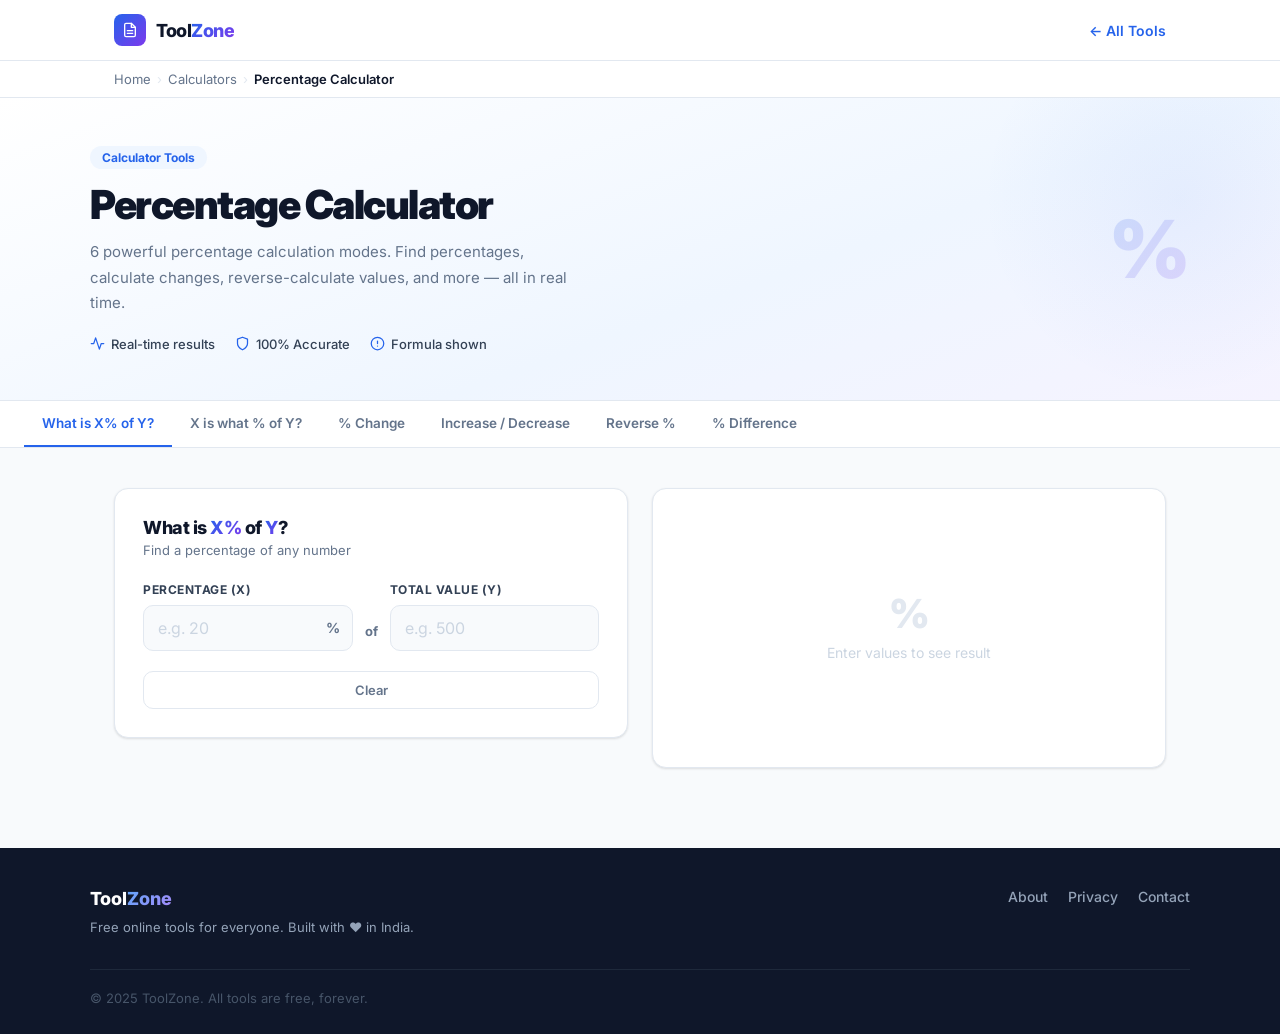
<file: tools/percentage-calculator/index.html>
<!DOCTYPE html>
<html lang="en">
<head>
  <meta charset="UTF-8"/>
  <meta name="viewport" content="width=device-width, initial-scale=1.0, maximum-scale=1.0"/>
  <title>Percentage Calculator – ToolZone</title>
  <link href="https://fonts.googleapis.com/css2?family=Inter:wght@400;500;600;700;800;900&display=swap" rel="stylesheet"/>
  <link rel="stylesheet" href="style.css"/>
</head>
<body>

  <!-- HEADER -->
  <header>
    <div class="header-inner">
      <a href="../../index.html" class="logo">
        <div class="logo-icon">
          <svg viewBox="0 0 24 24"><path d="M14 2H6a2 2 0 0 0-2 2v16a2 2 0 0 0 2 2h12a2 2 0 0 0 2-2V8z"/><polyline points="14 2 14 8 20 8"/><line x1="16" y1="13" x2="8" y2="13"/><line x1="16" y1="17" x2="8" y2="17"/></svg>
        </div>
        <span class="logo-text">Tool<span>Zone</span></span>
      </a>
      <nav>
        <a href="../../index.html">← All Tools</a>
      </nav>
    </div>
  </header>

  <!-- BREADCRUMB -->
  <div class="breadcrumb">
    <div class="breadcrumb-inner">
      <a href="../../index.html">Home</a>
      <span class="bc-sep">›</span>
      <a href="../../index.html">Calculators</a>
      <span class="bc-sep">›</span>
      <span>Percentage Calculator</span>
    </div>
  </div>

  <!-- TOOL HERO -->
  <section class="tool-hero">
    <div class="tool-hero-inner">
      <div class="tool-hero-left">
        <div class="tool-badge">Calculator Tools</div>
        <h1>Percentage Calculator</h1>
        <p>6 powerful percentage calculation modes. Find percentages, calculate changes, reverse-calculate values, and more — all in real time.</p>
        <div class="tool-meta">
          <div class="meta-item">
            <svg viewBox="0 0 24 24"><polyline points="22 12 18 12 15 21 9 3 6 12 2 12"/></svg>
            Real-time results
          </div>
          <div class="meta-item">
            <svg viewBox="0 0 24 24"><path d="M12 22s8-4 8-10V5l-8-3-8 3v7c0 6 8 10 8 10z"/></svg>
            100% Accurate
          </div>
          <div class="meta-item">
            <svg viewBox="0 0 24 24"><circle cx="12" cy="12" r="10"/><line x1="12" y1="8" x2="12" y2="12"/><line x1="12" y1="16" x2="12.01" y2="16"/></svg>
            Formula shown
          </div>
        </div>
      </div>
      <div class="tool-hero-icon">%</div>
    </div>
  </section>

  <!-- MODE TABS -->
  <div class="mode-tabs-wrap">
    <div class="mode-tabs">
      <button class="mode-tab active" data-mode="0">What is X% of Y?</button>
      <button class="mode-tab" data-mode="1">X is what % of Y?</button>
      <button class="mode-tab" data-mode="2">% Change</button>
      <button class="mode-tab" data-mode="3">Increase / Decrease</button>
      <button class="mode-tab" data-mode="4">Reverse %</button>
      <button class="mode-tab" data-mode="5">% Difference</button>
    </div>
  </div>

  <!-- MAIN CALCULATOR -->
  <main class="calc-main">

    <!-- MODE 0 -->
    <div class="calc-panel active" id="panel-0">
      <div class="panel-grid">
        <div class="input-card">
          <div class="input-card-header">
            <h2>What is <em>X%</em> of <em>Y</em>?</h2>
            <p>Find a percentage of any number</p>
          </div>
          <div class="field-group">
            <div class="field">
              <label>Percentage (X)</label>
              <div class="input-wrap">
                <input type="number" id="m0-pct" placeholder="e.g. 20" inputmode="decimal"/>
                <span class="input-unit">%</span>
              </div>
            </div>
            <div class="field-connector">of</div>
            <div class="field">
              <label>Total Value (Y)</label>
              <div class="input-wrap">
                <input type="number" id="m0-total" placeholder="e.g. 500" inputmode="decimal"/>
              </div>
            </div>
          </div>
          <button class="clear-btn" onclick="clearPanel(0)">Clear</button>
        </div>
        <div class="result-card" id="result-0">
          <div class="result-placeholder">
            <div class="placeholder-icon">%</div>
            <p>Enter values to see result</p>
          </div>
          <div class="result-content" style="display:none">
            <div class="result-label">Result</div>
            <div class="result-value" id="r0-value">—</div>
            <div class="result-equation" id="r0-eq"></div>
            <button class="copy-btn" onclick="copyResult('r0-value', this)">
              <svg viewBox="0 0 24 24"><rect x="9" y="9" width="13" height="13" rx="2"/><path d="M5 15H4a2 2 0 0 1-2-2V4a2 2 0 0 1 2-2h9a2 2 0 0 1 2 2v1"/></svg>
              Copy Result
            </button>
            <div class="formula-box">
              <div class="formula-label">Formula Used</div>
              <div class="formula-text" id="r0-formula"></div>
            </div>
          </div>
        </div>
      </div>
    </div>

    <!-- MODE 1 -->
    <div class="calc-panel" id="panel-1">
      <div class="panel-grid">
        <div class="input-card">
          <div class="input-card-header">
            <h2><em>X</em> is what <em>%</em> of <em>Y</em>?</h2>
            <p>Find what percentage one number is of another</p>
          </div>
          <div class="field-group">
            <div class="field">
              <label>Value (X)</label>
              <div class="input-wrap">
                <input type="number" id="m1-val" placeholder="e.g. 50" inputmode="decimal"/>
              </div>
            </div>
            <div class="field-connector">out of</div>
            <div class="field">
              <label>Total (Y)</label>
              <div class="input-wrap">
                <input type="number" id="m1-total" placeholder="e.g. 200" inputmode="decimal"/>
              </div>
            </div>
          </div>
          <button class="clear-btn" onclick="clearPanel(1)">Clear</button>
        </div>
        <div class="result-card" id="result-1">
          <div class="result-placeholder">
            <div class="placeholder-icon">%</div>
            <p>Enter values to see result</p>
          </div>
          <div class="result-content" style="display:none">
            <div class="result-label">Result</div>
            <div class="result-value" id="r1-value">—</div>
            <div class="result-equation" id="r1-eq"></div>
            <button class="copy-btn" onclick="copyResult('r1-value', this)">
              <svg viewBox="0 0 24 24"><rect x="9" y="9" width="13" height="13" rx="2"/><path d="M5 15H4a2 2 0 0 1-2-2V4a2 2 0 0 1 2-2h9a2 2 0 0 1 2 2v1"/></svg>
              Copy Result
            </button>
            <div class="formula-box">
              <div class="formula-label">Formula Used</div>
              <div class="formula-text" id="r1-formula"></div>
            </div>
          </div>
        </div>
      </div>
    </div>

    <!-- MODE 2 -->
    <div class="calc-panel" id="panel-2">
      <div class="panel-grid">
        <div class="input-card">
          <div class="input-card-header">
            <h2>Percentage <em>Change</em></h2>
            <p>Calculate % increase or decrease from one value to another</p>
          </div>
          <div class="field-group">
            <div class="field">
              <label>Original Value</label>
              <div class="input-wrap">
                <input type="number" id="m2-from" placeholder="e.g. 200" inputmode="decimal"/>
              </div>
            </div>
            <div class="field-connector">→</div>
            <div class="field">
              <label>New Value</label>
              <div class="input-wrap">
                <input type="number" id="m2-to" placeholder="e.g. 250" inputmode="decimal"/>
              </div>
            </div>
          </div>
          <button class="clear-btn" onclick="clearPanel(2)">Clear</button>
        </div>
        <div class="result-card" id="result-2">
          <div class="result-placeholder">
            <div class="placeholder-icon">%</div>
            <p>Enter values to see result</p>
          </div>
          <div class="result-content" style="display:none">
            <div class="result-label">Percentage Change</div>
            <div class="result-value" id="r2-value">—</div>
            <div class="result-equation" id="r2-eq"></div>
            <div class="change-badge" id="r2-badge"></div>
            <button class="copy-btn" onclick="copyResult('r2-value', this)">
              <svg viewBox="0 0 24 24"><rect x="9" y="9" width="13" height="13" rx="2"/><path d="M5 15H4a2 2 0 0 1-2-2V4a2 2 0 0 1 2-2h9a2 2 0 0 1 2 2v1"/></svg>
              Copy Result
            </button>
            <div class="formula-box">
              <div class="formula-label">Formula Used</div>
              <div class="formula-text" id="r2-formula"></div>
            </div>
          </div>
        </div>
      </div>
    </div>

    <!-- MODE 3 -->
    <div class="calc-panel" id="panel-3">
      <div class="panel-grid">
        <div class="input-card">
          <div class="input-card-header">
            <h2>Increase / Decrease by <em>%</em></h2>
            <p>Apply a percentage increase or decrease to a value</p>
          </div>
          <div class="field-group">
            <div class="field">
              <label>Original Value</label>
              <div class="input-wrap">
                <input type="number" id="m3-val" placeholder="e.g. 1000" inputmode="decimal"/>
              </div>
            </div>
            <div class="field-connector">by</div>
            <div class="field">
              <label>Percentage</label>
              <div class="input-wrap">
                <input type="number" id="m3-pct" placeholder="e.g. 15" inputmode="decimal"/>
                <span class="input-unit">%</span>
              </div>
            </div>
          </div>
          <div class="toggle-group">
            <label class="toggle-label">Operation</label>
            <div class="toggle-btns">
              <button class="toggle-btn active" id="m3-inc" onclick="setToggle(3,'increase')">▲ Increase</button>
              <button class="toggle-btn" id="m3-dec" onclick="setToggle(3,'decrease')">▼ Decrease</button>
            </div>
          </div>
          <button class="clear-btn" onclick="clearPanel(3)">Clear</button>
        </div>
        <div class="result-card" id="result-3">
          <div class="result-placeholder">
            <div class="placeholder-icon">%</div>
            <p>Enter values to see result</p>
          </div>
          <div class="result-content" style="display:none">
            <div class="result-label">New Value</div>
            <div class="result-value" id="r3-value">—</div>
            <div class="result-equation" id="r3-eq"></div>
            <button class="copy-btn" onclick="copyResult('r3-value', this)">
              <svg viewBox="0 0 24 24"><rect x="9" y="9" width="13" height="13" rx="2"/><path d="M5 15H4a2 2 0 0 1-2-2V4a2 2 0 0 1 2-2h9a2 2 0 0 1 2 2v1"/></svg>
              Copy Result
            </button>
            <div class="formula-box">
              <div class="formula-label">Formula Used</div>
              <div class="formula-text" id="r3-formula"></div>
            </div>
          </div>
        </div>
      </div>
    </div>

    <!-- MODE 4 -->
    <div class="calc-panel" id="panel-4">
      <div class="panel-grid">
        <div class="input-card">
          <div class="input-card-header">
            <h2><em>X</em> is <em>Y%</em> of what number?</h2>
            <p>Find the original number when you know a percentage of it</p>
          </div>
          <div class="field-group">
            <div class="field">
              <label>Known Value (X)</label>
              <div class="input-wrap">
                <input type="number" id="m4-val" placeholder="e.g. 80" inputmode="decimal"/>
              </div>
            </div>
            <div class="field-connector">is</div>
            <div class="field">
              <label>Percentage (Y)</label>
              <div class="input-wrap">
                <input type="number" id="m4-pct" placeholder="e.g. 40" inputmode="decimal"/>
                <span class="input-unit">%</span>
              </div>
            </div>
          </div>
          <button class="clear-btn" onclick="clearPanel(4)">Clear</button>
        </div>
        <div class="result-card" id="result-4">
          <div class="result-placeholder">
            <div class="placeholder-icon">%</div>
            <p>Enter values to see result</p>
          </div>
          <div class="result-content" style="display:none">
            <div class="result-label">Original Number</div>
            <div class="result-value" id="r4-value">—</div>
            <div class="result-equation" id="r4-eq"></div>
            <button class="copy-btn" onclick="copyResult('r4-value', this)">
              <svg viewBox="0 0 24 24"><rect x="9" y="9" width="13" height="13" rx="2"/><path d="M5 15H4a2 2 0 0 1-2-2V4a2 2 0 0 1 2-2h9a2 2 0 0 1 2 2v1"/></svg>
              Copy Result
            </button>
            <div class="formula-box">
              <div class="formula-label">Formula Used</div>
              <div class="formula-text" id="r4-formula"></div>
            </div>
          </div>
        </div>
      </div>
    </div>

    <!-- MODE 5 -->
    <div class="calc-panel" id="panel-5">
      <div class="panel-grid">
        <div class="input-card">
          <div class="input-card-header">
            <h2>Percentage <em>Difference</em></h2>
            <p>Find % difference between two values (no direction bias)</p>
          </div>
          <div class="field-group">
            <div class="field">
              <label>Value A</label>
              <div class="input-wrap">
                <input type="number" id="m5-a" placeholder="e.g. 40" inputmode="decimal"/>
              </div>
            </div>
            <div class="field-connector">vs</div>
            <div class="field">
              <label>Value B</label>
              <div class="input-wrap">
                <input type="number" id="m5-b" placeholder="e.g. 60" inputmode="decimal"/>
              </div>
            </div>
          </div>
          <button class="clear-btn" onclick="clearPanel(5)">Clear</button>
        </div>
        <div class="result-card" id="result-5">
          <div class="result-placeholder">
            <div class="placeholder-icon">%</div>
            <p>Enter values to see result</p>
          </div>
          <div class="result-content" style="display:none">
            <div class="result-label">Percentage Difference</div>
            <div class="result-value" id="r5-value">—</div>
            <div class="result-equation" id="r5-eq"></div>
            <button class="copy-btn" onclick="copyResult('r5-value', this)">
              <svg viewBox="0 0 24 24"><rect x="9" y="9" width="13" height="13" rx="2"/><path d="M5 15H4a2 2 0 0 1-2-2V4a2 2 0 0 1 2-2h9a2 2 0 0 1 2 2v1"/></svg>
              Copy Result
            </button>
            <div class="formula-box">
              <div class="formula-label">Formula Used</div>
              <div class="formula-text" id="r5-formula"></div>
            </div>
          </div>
        </div>
      </div>
    </div>

  </main>

  <!-- FOOTER -->
  <footer>
    <div class="footer-inner">
      <div class="footer-top">
        <div class="footer-brand">
          <div class="footer-logo">Tool<span>Zone</span></div>
          <p>Free online tools for everyone. Built with ❤️ in India.</p>
        </div>
        <div class="footer-links">
          <a href="#">About</a>
          <a href="#">Privacy</a>
          <a href="#">Contact</a>
        </div>
      </div>
      <div class="footer-bottom">
        <p>© 2025 ToolZone. All tools are free, forever.</p>
      </div>
    </div>
  </footer>

  <script src="script.js"></script>
</body>
</html>
</file>
<file: style.css>
*, *::before, *::after { box-sizing: border-box; margin: 0; padding: 0; }

:root {
  --primary: #2563EB;
  --primary-light: #EFF6FF;
  --text-dark: #0F172A;
  --text-mid: #334155;
  --text-soft: #64748B;
  --border: #E2E8F0;
  --bg: #F8FAFC;
  --white: #FFFFFF;
  --radius: 14px;
}

body {
  font-family: 'Inter', sans-serif;
  background: var(--bg);
  color: var(--text-dark);
  min-height: 100vh;
}

/* ── HEADER ── */
header {
  background: rgba(255,255,255,0.85);
  backdrop-filter: blur(12px);
  border-bottom: 1px solid var(--border);
  position: sticky;
  top: 0;
  z-index: 100;
}

.header-inner {
  max-width: 1200px;
  margin: 0 auto;
  padding: 0 24px;
  height: 64px;
  display: flex;
  align-items: center;
  justify-content: space-between;
  gap: 16px;
}

.logo {
  display: flex;
  align-items: center;
  gap: 10px;
  text-decoration: none;
  flex-shrink: 0;
}

.logo-icon {
  width: 36px;
  height: 36px;
  background: linear-gradient(135deg, #2563EB, #7C3AED);
  border-radius: 9px;
  display: flex;
  align-items: center;
  justify-content: center;
}

.logo-icon svg {
  width: 18px;
  height: 18px;
  fill: none;
  stroke: white;
  stroke-width: 2;
  stroke-linecap: round;
  stroke-linejoin: round;
}

.logo-text {
  font-size: 20px;
  font-weight: 800;
  color: var(--text-dark);
  letter-spacing: -0.5px;
}

.logo-text span {
  background: linear-gradient(135deg, #2563EB, #7C3AED);
  -webkit-background-clip: text;
  -webkit-text-fill-color: transparent;
}

nav {
  display: flex;
  align-items: center;
  gap: 24px;
  flex: 1;
  justify-content: center;
}

nav a {
  font-size: 14px;
  font-weight: 500;
  color: var(--text-mid);
  text-decoration: none;
  transition: color 0.2s;
}

nav a:hover { color: var(--primary); }

.header-badge {
  background: linear-gradient(135deg, #DCFCE7, #BBF7D0);
  color: #15803D;
  font-size: 12px;
  font-weight: 700;
  padding: 5px 12px;
  border-radius: 100px;
  flex-shrink: 0;
}

/* ── HERO ── */
.hero {
  background: linear-gradient(160deg, #ffffff 0%, #EFF6FF 50%, #F5F3FF 100%);
  padding: 80px 24px 72px;
  text-align: center;
  border-bottom: 1px solid var(--border);
  position: relative;
  overflow: hidden;
}

.hero::before {
  content: '';
  position: absolute;
  width: 600px;
  height: 600px;
  background: radial-gradient(circle, rgba(37,99,235,0.07) 0%, transparent 70%);
  top: -200px;
  left: 50%;
  transform: translateX(-50%);
  pointer-events: none;
}

.hero-inner {
  position: relative;
  max-width: 700px;
  margin: 0 auto;
}

.hero-badge {
  display: inline-flex;
  align-items: center;
  gap: 8px;
  background: var(--white);
  border: 1px solid var(--border);
  color: var(--text-mid);
  font-size: 13px;
  font-weight: 600;
  padding: 7px 16px;
  border-radius: 100px;
  margin-bottom: 28px;
  box-shadow: 0 1px 4px rgba(0,0,0,0.06);
}

.hero h1 {
  font-size: clamp(36px, 6vw, 60px);
  font-weight: 900;
  color: var(--text-dark);
  letter-spacing: -2px;
  line-height: 1.1;
  margin-bottom: 18px;
}

.gradient-text {
  background: linear-gradient(135deg, #2563EB 0%, #7C3AED 50%, #DB2777 100%);
  -webkit-background-clip: text;
  -webkit-text-fill-color: transparent;
}

.hero p {
  font-size: 17px;
  color: var(--text-soft);
  max-width: 500px;
  margin: 0 auto 36px;
  line-height: 1.7;
}

.search-wrap {
  max-width: 520px;
  margin: 0 auto 28px;
  position: relative;
}

.search-wrap svg {
  position: absolute;
  left: 18px;
  top: 50%;
  transform: translateY(-50%);
  width: 18px;
  height: 18px;
  stroke: var(--text-soft);
  fill: none;
  stroke-width: 2;
  stroke-linecap: round;
  pointer-events: none;
}

.search-wrap input {
  width: 100%;
  padding: 16px 56px 16px 48px;
  font-size: 15px;
  font-family: 'Inter', sans-serif;
  border: 1.5px solid var(--border);
  border-radius: 14px;
  outline: none;
  background: var(--white);
  color: var(--text-dark);
  box-shadow: 0 2px 8px rgba(0,0,0,0.06);
  transition: border-color 0.2s, box-shadow 0.2s;
}

.search-wrap input:focus {
  border-color: var(--primary);
  box-shadow: 0 0 0 4px rgba(37,99,235,0.1);
}

.search-wrap input::placeholder { color: var(--text-soft); }

.search-wrap kbd {
  position: absolute;
  right: 16px;
  top: 50%;
  transform: translateY(-50%);
  background: var(--bg);
  border: 1px solid var(--border);
  border-radius: 6px;
  font-size: 12px;
  font-family: 'Inter', sans-serif;
  color: var(--text-soft);
  padding: 3px 7px;
}

.stats-row {
  display: flex;
  align-items: center;
  justify-content: center;
  gap: 20px;
}

.stat {
  font-size: 14px;
  color: var(--text-soft);
  font-weight: 500;
}

.stat span {
  font-weight: 800;
  color: var(--text-dark);
  font-size: 16px;
}

.stat-divider {
  width: 1px;
  height: 16px;
  background: var(--border);
}

/* ── CATEGORY NAV ── */
.cat-nav {
  background: var(--white);
  border-bottom: 1px solid var(--border);
  position: sticky;
  top: 64px;
  z-index: 90;
}

.cat-nav-inner {
  max-width: 1200px;
  margin: 0 auto;
  padding: 0 24px;
  display: flex;
  gap: 4px;
  overflow-x: auto;
  scrollbar-width: none;
}

.cat-nav-inner::-webkit-scrollbar { display: none; }

.cat-btn {
  background: none;
  border: none;
  padding: 14px 16px;
  font-size: 14px;
  font-weight: 600;
  font-family: 'Inter', sans-serif;
  color: var(--text-soft);
  cursor: pointer;
  border-bottom: 2px solid transparent;
  transition: color 0.2s, border-color 0.2s;
  white-space: nowrap;
}

.cat-btn:hover { color: var(--text-dark); }

.cat-btn.active {
  color: var(--primary);
  border-bottom-color: var(--primary);
}

/* ── MAIN ── */
.tools-main {
  max-width: 1200px;
  margin: 0 auto;
  padding: 48px 24px 80px;
}

/* ── CATEGORY SECTION ── */
.category-section {
  margin-bottom: 60px;
}

.category-header {
  display: flex;
  align-items: center;
  gap: 14px;
  margin-bottom: 24px;
}

.category-icon {
  width: 48px;
  height: 48px;
  background: var(--cat-bg, #EFF6FF);
  border-radius: 12px;
  display: flex;
  align-items: center;
  justify-content: center;
  font-size: 24px;
  flex-shrink: 0;
}

.category-title {
  font-size: 20px;
  font-weight: 800;
  color: var(--text-dark);
  letter-spacing: -0.4px;
}

.category-subtitle {
  font-size: 13px;
  color: var(--text-soft);
  margin-top: 2px;
}

.category-count {
  margin-left: auto;
  background: var(--bg);
  border: 1px solid var(--border);
  color: var(--text-soft);
  font-size: 12px;
  font-weight: 600;
  padding: 5px 12px;
  border-radius: 100px;
  flex-shrink: 0;
}

/* ── TOOLS GRID ── */
.tools-grid {
  display: grid;
  grid-template-columns: repeat(auto-fill, minmax(240px, 1fr));
  gap: 16px;
}

.tool-card {
  background: var(--white);
  border: 1.5px solid var(--border);
  border-radius: var(--radius);
  padding: 20px;
  text-decoration: none;
  color: inherit;
  display: flex;
  flex-direction: column;
  gap: 10px;
  transition: border-color 0.2s, box-shadow 0.2s, transform 0.2s;
}

.tool-card:hover {
  border-color: var(--primary);
  box-shadow: 0 8px 30px rgba(37,99,235,0.12);
  transform: translateY(-2px);
}

.tool-card-top {
  display: flex;
  align-items: flex-start;
  justify-content: space-between;
}

.tool-icon {
  width: 44px;
  height: 44px;
  border-radius: 11px;
  display: flex;
  align-items: center;
  justify-content: center;
  font-size: 20px;
}

.tool-card-arrow {
  width: 28px;
  height: 28px;
  border-radius: 8px;
  background: var(--bg);
  display: flex;
  align-items: center;
  justify-content: center;
  opacity: 0;
  transition: opacity 0.2s;
}

.tool-card-arrow svg {
  width: 14px;
  height: 14px;
  stroke: var(--primary);
  fill: none;
  stroke-width: 2.5;
  stroke-linecap: round;
  stroke-linejoin: round;
}

.tool-card:hover .tool-card-arrow { opacity: 1; }

.tool-card-name {
  font-size: 14px;
  font-weight: 700;
  color: var(--text-dark);
  line-height: 1.3;
}

.tool-card-desc {
  font-size: 12.5px;
  color: var(--text-soft);
  line-height: 1.6;
}

.tool-card.hidden { display: none; }

/* ── NO RESULTS ── */
.no-results {
  display: none;
  text-align: center;
  padding: 80px 24px;
}

.no-results-icon {
  font-size: 48px;
  margin-bottom: 16px;
}

.no-results p {
  font-size: 17px;
  font-weight: 600;
  color: var(--text-dark);
  margin-bottom: 6px;
}

.no-results small {
  font-size: 14px;
  color: var(--text-soft);
}

/* ── FOOTER ── */
footer {
  background: var(--text-dark);
  color: #94A3B8;
  padding: 40px 24px 28px;
}

.footer-inner { max-width: 1200px; margin: 0 auto; }

.footer-top {
  display: flex;
  align-items: flex-start;
  justify-content: space-between;
  gap: 24px;
  margin-bottom: 32px;
  flex-wrap: wrap;
}

.footer-logo {
  font-size: 20px;
  font-weight: 800;
  color: var(--white);
  margin-bottom: 8px;
  letter-spacing: -0.5px;
}

.footer-logo span {
  background: linear-gradient(135deg, #60A5FA, #A78BFA);
  -webkit-background-clip: text;
  -webkit-text-fill-color: transparent;
}

.footer-brand p {
  font-size: 13px;
  line-height: 1.6;
  max-width: 280px;
}

.footer-links {
  display: flex;
  gap: 20px;
  align-items: center;
  flex-wrap: wrap;
}

.footer-links a {
  color: #94A3B8;
  font-size: 14px;
  font-weight: 500;
  text-decoration: none;
  transition: color 0.2s;
}

.footer-links a:hover { color: var(--white); }

.footer-bottom {
  border-top: 1px solid #1E293B;
  padding-top: 20px;
  font-size: 13px;
  color: #475569;
}

/* ── RESPONSIVE ── */
@media (max-width: 768px) {
  nav { display: none; }
  .hero { padding: 56px 20px 48px; }
  .tools-grid { grid-template-columns: 1fr 1fr; gap: 12px; }
  .tool-card { padding: 16px; }
}

@media (max-width: 480px) {
  .tools-grid { grid-template-columns: 1fr; }
  .hero h1 { letter-spacing: -1px; }
  .stats-row { gap: 12px; }
}
</file>
<file: tools/discount-calculator/style.css>
*, *::before, *::after { box-sizing: border-box; margin: 0; padding: 0; }

:root {
  --primary: #2563EB;
  --primary-light: #EFF6FF;
  --text-dark: #0F172A;
  --text-mid: #334155;
  --text-soft: #64748B;
  --border: #E2E8F0;
  --bg: #F8FAFC;
  --white: #FFFFFF;
  --success: #16A34A;
  --success-bg: #F0FDF4;
  --success-light: #DCFCE7;
  --danger: #DC2626;
  --danger-bg: #FFF1F2;
  --radius: 14px;
  --shadow: 0 1px 3px rgba(0,0,0,0.07), 0 1px 2px rgba(0,0,0,0.05);
}

body {
  font-family: 'Inter', sans-serif;
  background: var(--bg);
  color: var(--text-dark);
  min-height: 100vh;
  -webkit-text-size-adjust: 100%;
}

/* ── HEADER ── */
header {
  background: rgba(255,255,255,0.9);
  backdrop-filter: blur(12px);
  -webkit-backdrop-filter: blur(12px);
  border-bottom: 1px solid var(--border);
  position: sticky;
  top: 0;
  z-index: 100;
}
.header-inner {
  max-width: 1100px;
  margin: 0 auto;
  padding: 0 24px;
  height: 60px;
  display: flex;
  align-items: center;
  justify-content: space-between;
}
.logo { display: flex; align-items: center; gap: 10px; text-decoration: none; }
.logo-icon {
  width: 32px; height: 32px;
  background: linear-gradient(135deg, #2563EB, #7C3AED);
  border-radius: 8px;
  display: flex; align-items: center; justify-content: center;
}
.logo-icon svg { width: 16px; height: 16px; fill: none; stroke: white; stroke-width: 2; stroke-linecap: round; stroke-linejoin: round; }
.logo-text { font-size: 18px; font-weight: 800; color: var(--text-dark); letter-spacing: -0.5px; }
.logo-text span { background: linear-gradient(135deg, #2563EB, #7C3AED); -webkit-background-clip: text; -webkit-text-fill-color: transparent; }
nav a { font-size: 14px; font-weight: 600; color: var(--primary); text-decoration: none; }
nav a:hover { text-decoration: underline; }

/* ── BREADCRUMB ── */
.breadcrumb { background: var(--white); border-bottom: 1px solid var(--border); }
.breadcrumb-inner {
  max-width: 1100px; margin: 0 auto;
  padding: 10px 24px;
  display: flex; align-items: center; gap: 6px;
  font-size: 13px; color: var(--text-soft);
}
.breadcrumb-inner a { color: var(--text-soft); text-decoration: none; }
.breadcrumb-inner a:hover { color: var(--primary); }
.breadcrumb-inner span:last-child { color: var(--text-dark); font-weight: 600; }
.bc-sep { color: var(--border); }

/* ── TOOL HERO ── */
.tool-hero {
  background: linear-gradient(160deg, #ffffff 0%, #FFF7ED 60%, #FFF1F2 100%);
  border-bottom: 1px solid var(--border);
  padding: 48px 24px;
  position: relative;
  overflow: hidden;
}
.tool-hero::before {
  content: '';
  position: absolute;
  width: 400px; height: 400px;
  background: radial-gradient(circle, rgba(234,88,12,0.05) 0%, transparent 70%);
  right: -100px; top: -100px;
  pointer-events: none;
}
.tool-hero-inner {
  max-width: 1100px; margin: 0 auto;
  display: flex; align-items: center; justify-content: space-between; gap: 32px;
}
.tool-hero-left { flex: 1; }
.tool-badge {
  display: inline-block;
  background: #FFF7ED; color: #EA580C;
  font-size: 12px; font-weight: 700;
  padding: 4px 12px; border-radius: 100px; margin-bottom: 14px;
}
.tool-hero h1 {
  font-size: clamp(28px, 4vw, 40px);
  font-weight: 900; letter-spacing: -1.5px; line-height: 1.1;
  color: var(--text-dark); margin-bottom: 12px;
}
.tool-hero p { font-size: 15px; color: var(--text-soft); line-height: 1.7; max-width: 500px; margin-bottom: 20px; }
.tool-meta { display: flex; align-items: center; gap: 20px; flex-wrap: wrap; }
.meta-item { display: flex; align-items: center; gap: 6px; font-size: 13px; font-weight: 500; color: var(--text-mid); }
.meta-item svg { width: 15px; height: 15px; stroke: #EA580C; fill: none; stroke-width: 2; stroke-linecap: round; stroke-linejoin: round; }
.tool-hero-icon { font-size: 90px; line-height: 1; flex-shrink: 0; opacity: 0.25; }

/* ── MODE TABS ── */
.mode-tabs-wrap {
  background: var(--white);
  border-bottom: 1px solid var(--border);
  position: sticky; top: 60px; z-index: 90;
  overflow-x: auto; scrollbar-width: none;
  -webkit-overflow-scrolling: touch;
}
.mode-tabs-wrap::-webkit-scrollbar { display: none; }
.mode-tabs {
  max-width: 1100px; margin: 0 auto;
  padding: 0 24px;
  display: flex; width: max-content; min-width: 100%;
}
.mode-tab {
  background: none; border: none;
  border-bottom: 2.5px solid transparent;
  padding: 14px 18px;
  font-size: 13.5px; font-weight: 600; font-family: 'Inter', sans-serif;
  color: var(--text-soft); cursor: pointer; white-space: nowrap;
  transition: color 0.2s, border-color 0.2s;
  -webkit-tap-highlight-color: transparent; touch-action: manipulation;
}
.mode-tab:hover { color: var(--text-dark); }
.mode-tab.active { color: #EA580C; border-bottom-color: #EA580C; }

/* ── MAIN ── */
.calc-main { max-width: 1100px; margin: 0 auto; padding: 40px 24px 80px; }
.calc-panel { display: none; }
.calc-panel.active { display: block; }

/* ── PANEL GRID ── */
.panel-grid { display: grid; grid-template-columns: 1fr 1fr; gap: 24px; align-items: start; }

/* ── INPUT CARD ── */
.input-card {
  background: var(--white); border: 1.5px solid var(--border);
  border-radius: var(--radius); padding: 28px; box-shadow: var(--shadow);
}
.input-card-header { margin-bottom: 24px; }
.input-card-header h2 { font-size: 18px; font-weight: 800; color: var(--text-dark); letter-spacing: -0.5px; margin-bottom: 4px; }
.input-card-header h2 em {
  font-style: normal;
  background: linear-gradient(135deg, #EA580C, #DC2626);
  -webkit-background-clip: text; -webkit-text-fill-color: transparent;
}
.input-card-header p { font-size: 13px; color: var(--text-soft); }

.field-group { display: flex; align-items: flex-end; gap: 12px; margin-bottom: 20px; }
.field-group.two-disc { margin-bottom: 20px; }
.field { flex: 1; }
.field label { display: block; font-size: 12px; font-weight: 700; color: var(--text-mid); text-transform: uppercase; letter-spacing: 0.5px; margin-bottom: 8px; }

.input-wrap { position: relative; display: flex; align-items: center; }
.input-prefix {
  position: absolute; left: 13px;
  font-size: 14px; font-weight: 700; color: var(--text-soft); pointer-events: none; z-index: 1;
}
.input-wrap input {
  width: 100%;
  padding: 12px 40px 12px 14px;
  font-size: 16px; font-weight: 600; font-family: 'Inter', sans-serif;
  border: 1.5px solid var(--border); border-radius: 10px; outline: none;
  color: var(--text-dark); background: var(--bg);
  transition: border-color 0.2s, box-shadow 0.2s;
  -moz-appearance: textfield; -webkit-appearance: none;
}
.input-prefix ~ input { padding-left: 28px; }
.input-wrap input::-webkit-outer-spin-button,
.input-wrap input::-webkit-inner-spin-button { -webkit-appearance: none; }
.input-wrap input:focus {
  border-color: #EA580C;
  box-shadow: 0 0 0 3px rgba(234,88,12,0.1);
  background: var(--white);
}
.input-wrap input::placeholder { color: #CBD5E1; font-weight: 400; }
.input-unit { position: absolute; right: 13px; font-size: 14px; font-weight: 700; color: var(--text-soft); pointer-events: none; }
.field-connector { font-size: 13px; font-weight: 700; color: var(--text-soft); padding-bottom: 12px; flex-shrink: 0; }

/* DEAL ROWS (mode 5) */
.deal-row { margin-bottom: 16px; }
.deal-label { font-size: 12px; font-weight: 700; color: var(--text-mid); text-transform: uppercase; letter-spacing: 0.5px; margin-bottom: 8px; }
.deal-fields { display: flex; gap: 10px; }
.deal-fields .input-wrap { flex: 1; }

.clear-btn {
  width: 100%; padding: 10px;
  background: none; border: 1.5px solid var(--border);
  border-radius: 10px; font-size: 13px; font-weight: 600; font-family: 'Inter', sans-serif;
  color: var(--text-soft); cursor: pointer; transition: all 0.2s;
  -webkit-tap-highlight-color: transparent; touch-action: manipulation;
}
.clear-btn:hover, .clear-btn:active { border-color: var(--danger); color: var(--danger); }

/* ── RESULT CARD ── */
.result-card {
  background: var(--white); border: 1.5px solid var(--border);
  border-radius: var(--radius); padding: 28px; box-shadow: var(--shadow);
  min-height: 280px; display: flex; align-items: center; justify-content: center;
}
.result-placeholder { text-align: center; }
.placeholder-icon { font-size: 36px; margin-bottom: 10px; opacity: 0.3; }
.result-placeholder p { font-size: 14px; color: #CBD5E1; }

.result-content { width: 100%; }
.result-label { font-size: 11px; font-weight: 700; text-transform: uppercase; letter-spacing: 1px; color: var(--text-soft); margin-bottom: 4px; }

.result-row { display: flex; gap: 24px; margin-bottom: 12px; flex-wrap: wrap; }
.result-row.three-col { gap: 16px; }
.result-row > div { flex: 1; min-width: 80px; }

.result-value {
  font-size: 32px; font-weight: 900; letter-spacing: -1.5px;
  background: linear-gradient(135deg, #2563EB, #7C3AED);
  -webkit-background-clip: text; -webkit-text-fill-color: transparent;
  line-height: 1.1; margin-bottom: 4px;
}
.result-value.green {
  background: linear-gradient(135deg, #16A34A, #15803D);
  -webkit-background-clip: text; -webkit-text-fill-color: transparent;
}
.result-value.red {
  background: linear-gradient(135deg, #DC2626, #EA580C);
  -webkit-background-clip: text; -webkit-text-fill-color: transparent;
}

.result-eq { font-size: 13px; color: var(--text-soft); margin-bottom: 16px; line-height: 1.6; }

/* SAVINGS BAR */
.savings-bar-wrap { margin-bottom: 18px; }
.savings-bar-track {
  height: 8px; background: #DCFCE7; border-radius: 100px;
  overflow: hidden; margin-bottom: 6px;
}
.savings-bar-fill {
  height: 100%;
  background: linear-gradient(90deg, #DC2626, #EA580C);
  border-radius: 100px;
  transition: width 0.4s ease;
}
.savings-bar-labels { display: flex; justify-content: space-between; font-size: 11px; font-weight: 600; color: var(--text-soft); }

/* DOUBLE DISCOUNT STEPS */
.double-disc-steps {
  background: var(--bg); border: 1px solid var(--border);
  border-radius: 10px; padding: 12px 14px;
  margin-bottom: 14px; font-size: 13px; color: var(--text-mid);
  line-height: 1.8; font-weight: 500;
}

/* DEAL COMPARISON TABLE */
.deal-comparison { margin-bottom: 16px; display: flex; flex-direction: column; gap: 8px; }
.deal-row-result {
  display: flex; align-items: center; justify-content: space-between;
  background: var(--bg); border: 1.5px solid var(--border);
  border-radius: 10px; padding: 10px 14px;
  font-size: 13px; font-weight: 600;
}
.deal-row-result.winner {
  background: var(--success-bg); border-color: #86EFAC;
}
.deal-row-result .deal-name { color: var(--text-mid); }
.deal-row-result .deal-price { color: var(--text-dark); }
.deal-row-result .deal-tag {
  font-size: 11px; font-weight: 700;
  background: var(--success); color: white;
  padding: 2px 8px; border-radius: 100px;
}

.copy-btn {
  display: flex; align-items: center; gap: 7px;
  padding: 9px 16px;
  background: #FFF7ED; color: #EA580C;
  border: 1.5px solid #FED7AA; border-radius: 9px;
  font-size: 13px; font-weight: 700; font-family: 'Inter', sans-serif;
  cursor: pointer; transition: all 0.2s;
  -webkit-tap-highlight-color: transparent; touch-action: manipulation;
}
.copy-btn:hover, .copy-btn:active { background: #EA580C; color: white; border-color: #EA580C; }
.copy-btn.copied { background: var(--success-bg); color: var(--success); border-color: #BBF7D0; }
.copy-btn svg { width: 14px; height: 14px; stroke: currentColor; fill: none; stroke-width: 2; stroke-linecap: round; stroke-linejoin: round; }

/* ── FOOTER ── */
footer { background: var(--text-dark); color: #94A3B8; padding: 40px 24px 28px; }
.footer-inner { max-width: 1100px; margin: 0 auto; }
.footer-top { display: flex; align-items: flex-start; justify-content: space-between; gap: 24px; margin-bottom: 32px; flex-wrap: wrap; }
.footer-logo { font-size: 18px; font-weight: 800; color: var(--white); margin-bottom: 8px; }
.footer-logo span { background: linear-gradient(135deg, #60A5FA, #A78BFA); -webkit-background-clip: text; -webkit-text-fill-color: transparent; }
.footer-brand p { font-size: 13px; line-height: 1.6; }
.footer-links { display: flex; gap: 20px; align-items: center; flex-wrap: wrap; }
.footer-links a { color: #94A3B8; font-size: 14px; font-weight: 500; text-decoration: none; transition: color 0.2s; }
.footer-links a:hover { color: var(--white); }
.footer-bottom { border-top: 1px solid #1E293B; padding-top: 20px; font-size: 13px; color: #475569; }

/* ── RESPONSIVE ── */
@media (max-width: 768px) {
  .panel-grid { grid-template-columns: 1fr; }
  .tool-hero-icon { display: none; }
  .tool-hero { padding: 32px 20px; }
  .calc-main { padding: 24px 20px 60px; }
  .result-card { min-height: auto; }
  .result-value { font-size: 26px; }
}
@media (max-width: 480px) {
  .field-group { flex-direction: column; align-items: stretch; }
  .field-connector { text-align: center; padding: 0; }
  .mode-tab { padding: 12px 12px; font-size: 12.5px; }
  .input-card { padding: 20px; }
  .result-card { padding: 20px; }
  .header-inner { padding: 0 16px; }
  .result-row { gap: 14px; }
}
</file>
<file: tools/gst-calculator/style.css>
*, *::before, *::after { box-sizing: border-box; margin: 0; padding: 0; }

:root {
  --primary: #16A34A;
  --primary-light: #F0FDF4;
  --primary-dark: #15803D;
  --accent: #0D9488;
  --accent-light: #F0FDFA;
  --text-dark: #0F172A;
  --text-mid: #334155;
  --text-soft: #64748B;
  --border: #E2E8F0;
  --bg: #F8FAFC;
  --white: #FFFFFF;
  --success: #16A34A;
  --success-bg: #F0FDF4;
  --radius: 14px;
  --shadow: 0 1px 3px rgba(0,0,0,0.07), 0 1px 2px rgba(0,0,0,0.05);
}

body {
  font-family: 'Inter', sans-serif;
  background: var(--bg);
  color: var(--text-dark);
  min-height: 100vh;
  -webkit-text-size-adjust: 100%;
}

/* ── HEADER ── */
header {
  background: rgba(255,255,255,0.9);
  backdrop-filter: blur(12px);
  -webkit-backdrop-filter: blur(12px);
  border-bottom: 1px solid var(--border);
  position: sticky; top: 0; z-index: 100;
}
.header-inner {
  max-width: 1100px; margin: 0 auto;
  padding: 0 24px; height: 60px;
  display: flex; align-items: center; justify-content: space-between;
}
.logo { display: flex; align-items: center; gap: 10px; text-decoration: none; }
.logo-icon {
  width: 32px; height: 32px;
  background: linear-gradient(135deg, #16A34A, #0D9488);
  border-radius: 8px;
  display: flex; align-items: center; justify-content: center;
}
.logo-icon svg { width: 16px; height: 16px; fill: none; stroke: white; stroke-width: 2; stroke-linecap: round; stroke-linejoin: round; }
.logo-text { font-size: 18px; font-weight: 800; color: var(--text-dark); letter-spacing: -0.5px; }
.logo-text span { background: linear-gradient(135deg, #2563EB, #7C3AED); -webkit-background-clip: text; -webkit-text-fill-color: transparent; }
nav a { font-size: 14px; font-weight: 600; color: var(--primary); text-decoration: none; }
nav a:hover { text-decoration: underline; }

/* ── BREADCRUMB ── */
.breadcrumb { background: var(--white); border-bottom: 1px solid var(--border); }
.breadcrumb-inner {
  max-width: 1100px; margin: 0 auto;
  padding: 10px 24px;
  display: flex; align-items: center; gap: 6px;
  font-size: 13px; color: var(--text-soft);
}
.breadcrumb-inner a { color: var(--text-soft); text-decoration: none; }
.breadcrumb-inner a:hover { color: var(--primary); }
.breadcrumb-inner span:last-child { color: var(--text-dark); font-weight: 600; }
.bc-sep { color: var(--border); }

/* ── TOOL HERO ── */
.tool-hero {
  background: linear-gradient(160deg, #ffffff 0%, #F0FDF4 60%, #F0FDFA 100%);
  border-bottom: 1px solid var(--border);
  padding: 48px 24px; position: relative; overflow: hidden;
}
.tool-hero::before {
  content: '';
  position: absolute; width: 400px; height: 400px;
  background: radial-gradient(circle, rgba(22,163,74,0.06) 0%, transparent 70%);
  right: -100px; top: -100px; pointer-events: none;
}
.tool-hero-inner {
  max-width: 1100px; margin: 0 auto;
  display: flex; align-items: center; justify-content: space-between; gap: 32px;
}
.tool-hero-left { flex: 1; }
.tool-badge {
  display: inline-block;
  background: var(--primary-light); color: var(--primary);
  font-size: 12px; font-weight: 700;
  padding: 4px 12px; border-radius: 100px; margin-bottom: 14px;
}
.tool-hero h1 { font-size: clamp(28px, 4vw, 40px); font-weight: 900; letter-spacing: -1.5px; line-height: 1.1; color: var(--text-dark); margin-bottom: 12px; }
.tool-hero h1 em { font-style: normal; }
.tool-hero p { font-size: 15px; color: var(--text-soft); line-height: 1.7; max-width: 500px; margin-bottom: 20px; }
.tool-meta { display: flex; align-items: center; gap: 20px; flex-wrap: wrap; }
.meta-item { display: flex; align-items: center; gap: 6px; font-size: 13px; font-weight: 500; color: var(--text-mid); }
.meta-item svg { width: 15px; height: 15px; stroke: var(--primary); fill: none; stroke-width: 2; stroke-linecap: round; stroke-linejoin: round; }
.tool-hero-icon { font-size: 90px; line-height: 1; flex-shrink: 0; opacity: 0.25; }

/* ── MODE TABS ── */
.mode-tabs-wrap {
  background: var(--white); border-bottom: 1px solid var(--border);
  position: sticky; top: 60px; z-index: 90;
  overflow-x: auto; scrollbar-width: none; -webkit-overflow-scrolling: touch;
}
.mode-tabs-wrap::-webkit-scrollbar { display: none; }
.mode-tabs {
  max-width: 1100px; margin: 0 auto; padding: 0 24px;
  display: flex; width: max-content; min-width: 100%;
}
.mode-tab {
  background: none; border: none;
  border-bottom: 2.5px solid transparent;
  padding: 14px 18px; font-size: 13.5px; font-weight: 600;
  font-family: 'Inter', sans-serif; color: var(--text-soft);
  cursor: pointer; white-space: nowrap;
  transition: color 0.2s, border-color 0.2s;
  -webkit-tap-highlight-color: transparent; touch-action: manipulation;
}
.mode-tab:hover { color: var(--text-dark); }
.mode-tab.active { color: var(--primary); border-bottom-color: var(--primary); }

/* ── MAIN ── */
.calc-main { max-width: 1100px; margin: 0 auto; padding: 40px 24px 80px; }
.calc-panel { display: none; }
.calc-panel.active { display: block; }

/* ── PANEL GRID ── */
.panel-grid { display: grid; grid-template-columns: 1fr 1fr; gap: 24px; align-items: start; }

/* ── INPUT CARD ── */
.input-card {
  background: var(--white); border: 1.5px solid var(--border);
  border-radius: var(--radius); padding: 28px; box-shadow: var(--shadow);
}
.input-card-header { margin-bottom: 24px; }
.input-card-header h2 { font-size: 18px; font-weight: 800; color: var(--text-dark); letter-spacing: -0.5px; margin-bottom: 4px; }
.input-card-header h2 em {
  font-style: normal;
  background: linear-gradient(135deg, #16A34A, #0D9488);
  -webkit-background-clip: text; -webkit-text-fill-color: transparent;
}
.input-card-header p { font-size: 13px; color: var(--text-soft); }

.field-group { display: flex; align-items: flex-end; gap: 12px; margin-bottom: 20px; }
.field { flex: 1; }
.field label { display: block; font-size: 12px; font-weight: 700; color: var(--text-mid); text-transform: uppercase; letter-spacing: 0.5px; margin-bottom: 8px; }

.input-wrap { position: relative; display: flex; align-items: center; }
.input-prefix { position: absolute; left: 13px; font-size: 14px; font-weight: 700; color: var(--text-soft); pointer-events: none; z-index: 1; }
.input-wrap input {
  width: 100%; padding: 12px 40px 12px 14px;
  font-size: 16px; font-weight: 600; font-family: 'Inter', sans-serif;
  border: 1.5px solid var(--border); border-radius: 10px; outline: none;
  color: var(--text-dark); background: var(--bg);
  transition: border-color 0.2s, box-shadow 0.2s;
  -moz-appearance: textfield; -webkit-appearance: none;
}
.input-prefix ~ input { padding-left: 28px; }
.input-wrap input::-webkit-outer-spin-button,
.input-wrap input::-webkit-inner-spin-button { -webkit-appearance: none; }
.input-wrap input:focus {
  border-color: var(--primary);
  box-shadow: 0 0 0 3px rgba(22,163,74,0.12);
  background: var(--white);
}
.input-wrap input::placeholder { color: #CBD5E1; font-weight: 400; }
.input-unit { position: absolute; right: 13px; font-size: 13px; font-weight: 700; color: var(--text-soft); pointer-events: none; }
.field-connector { font-size: 13px; font-weight: 700; color: var(--text-soft); padding-bottom: 12px; flex-shrink: 0; }

/* ── SLAB BUTTONS ── */
.slab-group { margin-bottom: 20px; }
.slab-label { display: block; font-size: 12px; font-weight: 700; color: var(--text-mid); text-transform: uppercase; letter-spacing: 0.5px; margin-bottom: 10px; }
.slab-btns { display: flex; flex-wrap: wrap; gap: 6px; }
.slab-btn {
  padding: 6px 12px; font-size: 12.5px; font-weight: 700;
  font-family: 'Inter', sans-serif;
  background: var(--bg); border: 1.5px solid var(--border);
  border-radius: 8px; color: var(--text-mid);
  cursor: pointer; transition: all 0.2s;
  -webkit-tap-highlight-color: transparent; touch-action: manipulation;
}
.slab-btn:hover { border-color: var(--primary); color: var(--primary); }
.slab-btn.active {
  background: var(--primary); border-color: var(--primary);
  color: white;
  box-shadow: 0 2px 8px rgba(22,163,74,0.3);
}

/* ── TOGGLE ── */
.toggle-group { margin-bottom: 20px; }
.toggle-label { display: block; font-size: 12px; font-weight: 700; color: var(--text-mid); text-transform: uppercase; letter-spacing: 0.5px; margin-bottom: 8px; }
.toggle-btns {
  display: flex; background: var(--bg);
  border: 1.5px solid var(--border); border-radius: 10px;
  padding: 4px; gap: 4px;
}
.toggle-btn {
  flex: 1; padding: 8px 10px; font-size: 12.5px; font-weight: 600;
  font-family: 'Inter', sans-serif;
  background: none; border: none; border-radius: 7px;
  cursor: pointer; color: var(--text-soft); transition: all 0.2s;
  -webkit-tap-highlight-color: transparent; touch-action: manipulation;
}
.toggle-btn.active { background: var(--white); color: var(--primary); box-shadow: var(--shadow); }

/* ── MULTI ITEM ── */
.item-rows { display: flex; flex-direction: column; gap: 10px; margin-bottom: 20px; }
.item-row { display: flex; align-items: center; gap: 10px; }
.item-num { font-size: 12px; font-weight: 700; color: var(--text-soft); width: 16px; flex-shrink: 0; text-align: center; }
.item-fields { display: flex; gap: 8px; flex: 1; }
.item-fields .input-wrap { flex: 1; }
.item-slab {
  flex-shrink: 0; width: 80px;
  padding: 10px 8px; font-size: 13px; font-weight: 600;
  font-family: 'Inter', sans-serif;
  border: 1.5px solid var(--border); border-radius: 10px;
  background: var(--bg); color: var(--text-dark); outline: none;
  -webkit-appearance: none; appearance: none;
  cursor: pointer;
}
.item-slab:focus { border-color: var(--primary); }

.clear-btn {
  width: 100%; padding: 10px;
  background: none; border: 1.5px solid var(--border);
  border-radius: 10px; font-size: 13px; font-weight: 600;
  font-family: 'Inter', sans-serif; color: var(--text-soft);
  cursor: pointer; transition: all 0.2s;
  -webkit-tap-highlight-color: transparent; touch-action: manipulation;
}
.clear-btn:hover, .clear-btn:active { border-color: #DC2626; color: #DC2626; }

/* ── RESULT CARD ── */
.result-card {
  background: var(--white); border: 1.5px solid var(--border);
  border-radius: var(--radius); padding: 28px; box-shadow: var(--shadow);
  min-height: 280px; display: flex; align-items: center; justify-content: center;
}
.result-card.wide { min-height: auto; }
.result-placeholder { text-align: center; }
.placeholder-icon { font-size: 36px; margin-bottom: 10px; opacity: 0.3; }
.result-placeholder p { font-size: 14px; color: #CBD5E1; }

.result-content { width: 100%; }
.result-label { font-size: 11px; font-weight: 700; text-transform: uppercase; letter-spacing: 1px; color: var(--text-soft); margin-bottom: 4px; }
.result-row { display: flex; gap: 24px; margin-bottom: 16px; flex-wrap: wrap; }
.result-row > div { flex: 1; min-width: 80px; }

.result-value {
  font-size: 30px; font-weight: 900; letter-spacing: -1.5px;
  background: linear-gradient(135deg, #2563EB, #7C3AED);
  -webkit-background-clip: text; -webkit-text-fill-color: transparent;
  line-height: 1.1; margin-bottom: 4px;
}
.result-value.green {
  background: linear-gradient(135deg, #16A34A, #15803D);
  -webkit-background-clip: text; -webkit-text-fill-color: transparent;
}
.result-value.accent {
  background: linear-gradient(135deg, #0D9488, #0891B2);
  -webkit-background-clip: text; -webkit-text-fill-color: transparent;
}

.result-eq { font-size: 13px; color: var(--text-soft); margin-bottom: 16px; line-height: 1.6; }

/* BREAKDOWN BOX */
.breakdown-box {
  background: var(--bg); border: 1px solid var(--border);
  border-radius: 10px; padding: 12px 14px;
  margin-bottom: 16px; font-size: 13px;
  color: var(--text-mid); line-height: 1.9; font-weight: 500;
}
.breakdown-box .bd-row { display: flex; justify-content: space-between; }
.breakdown-box .bd-total { border-top: 1px solid var(--border); margin-top: 6px; padding-top: 6px; font-weight: 700; color: var(--text-dark); }

/* SPLIT BOX */
.split-box {
  background: var(--bg); border: 1px solid var(--border);
  border-radius: 10px; padding: 14px 16px;
  margin-bottom: 16px; display: flex; flex-direction: column; gap: 8px;
}
.split-row {
  display: flex; justify-content: space-between; align-items: center;
  font-size: 13px; font-weight: 600; color: var(--text-mid);
}
.split-row .split-tag {
  font-size: 11px; font-weight: 700; padding: 2px 8px;
  border-radius: 6px; background: var(--primary-light); color: var(--primary);
}
.split-row .split-val { font-weight: 800; color: var(--text-dark); }
.split-row.igst .split-tag { background: var(--accent-light); color: var(--accent); }
.split-divider { height: 1px; background: var(--border); }

/* SLAB TABLE (mode 3) */
.slab-table { display: flex; flex-direction: column; gap: 8px; }
.slab-row {
  display: flex; align-items: center; justify-content: space-between;
  background: var(--bg); border: 1.5px solid var(--border);
  border-radius: 10px; padding: 10px 14px;
  font-size: 13px; font-weight: 600; transition: border-color 0.2s;
}
.slab-row:hover { border-color: var(--primary); }
.slab-pct { color: var(--text-soft); min-width: 40px; }
.slab-gst { color: var(--accent); }
.slab-total { color: var(--primary); font-weight: 800; }

/* MULTI TABLE */
.multi-table { display: flex; flex-direction: column; gap: 6px; margin-bottom: 16px; }
.multi-row {
  display: flex; justify-content: space-between; align-items: center;
  background: var(--bg); border: 1px solid var(--border);
  border-radius: 9px; padding: 8px 12px; font-size: 12.5px; font-weight: 600;
}
.multi-row .m-item { color: var(--text-soft); }
.multi-row .m-gst { color: var(--accent); }
.multi-row .m-total { color: var(--text-dark); }
.multi-row.multi-total {
  background: var(--primary-light); border-color: #86EFAC;
  font-size: 13px;
}
.multi-row.multi-total .m-total { color: var(--primary); font-size: 14px; }

/* INVOICE BOX */
.invoice-box {
  background: var(--bg); border: 1px solid var(--border);
  border-radius: 10px; padding: 14px 16px;
  margin-bottom: 16px;
}
.inv-row {
  display: flex; justify-content: space-between;
  font-size: 13px; font-weight: 600; color: var(--text-mid);
  padding: 4px 0; line-height: 1.8;
}
.inv-row.inv-total {
  border-top: 1px solid var(--border); margin-top: 8px; padding-top: 10px;
  font-size: 14px; font-weight: 800; color: var(--text-dark);
}
.inv-row span:last-child { color: var(--text-dark); text-align: right; }
.inv-row.inv-total span:last-child { color: var(--primary); }

.copy-btn {
  display: flex; align-items: center; gap: 7px;
  padding: 9px 16px;
  background: var(--primary-light); color: var(--primary);
  border: 1.5px solid #86EFAC; border-radius: 9px;
  font-size: 13px; font-weight: 700; font-family: 'Inter', sans-serif;
  cursor: pointer; transition: all 0.2s;
  -webkit-tap-highlight-color: transparent; touch-action: manipulation;
}
.copy-btn:hover, .copy-btn:active { background: var(--primary); color: white; border-color: var(--primary); }
.copy-btn.copied { background: #F0FDF4; color: var(--success); border-color: #86EFAC; }
.copy-btn svg { width: 14px; height: 14px; stroke: currentColor; fill: none; stroke-width: 2; stroke-linecap: round; stroke-linejoin: round; }

/* ── FOOTER ── */
footer { background: var(--text-dark); color: #94A3B8; padding: 40px 24px 28px; }
.footer-inner { max-width: 1100px; margin: 0 auto; }
.footer-top { display: flex; align-items: flex-start; justify-content: space-between; gap: 24px; margin-bottom: 32px; flex-wrap: wrap; }
.footer-logo { font-size: 18px; font-weight: 800; color: white; margin-bottom: 8px; }
.footer-logo span { background: linear-gradient(135deg, #60A5FA, #A78BFA); -webkit-background-clip: text; -webkit-text-fill-color: transparent; }
.footer-brand p { font-size: 13px; line-height: 1.6; }
.footer-links { display: flex; gap: 20px; align-items: center; flex-wrap: wrap; }
.footer-links a { color: #94A3B8; font-size: 14px; font-weight: 500; text-decoration: none; transition: color 0.2s; }
.footer-links a:hover { color: white; }
.footer-bottom { border-top: 1px solid #1E293B; padding-top: 20px; font-size: 13px; color: #475569; }

/* ── RESPONSIVE ── */
@media (max-width: 768px) {
  .panel-grid { grid-template-columns: 1fr; }
  .tool-hero-icon { display: none; }
  .tool-hero { padding: 32px 20px; }
  .calc-main { padding: 24px 20px 60px; }
  .result-card { min-height: auto; }
  .result-value { font-size: 26px; }
}
@media (max-width: 480px) {
  .field-group { flex-direction: column; align-items: stretch; }
  .field-connector { text-align: center; padding: 0; }
  .mode-tab { padding: 12px 12px; font-size: 12.5px; }
  .input-card, .result-card { padding: 20px; }
  .header-inner { padding: 0 16px; }
  .slab-btn { padding: 5px 9px; font-size: 12px; }
}
</file>
<file: tools/percentage-calculator/style.css>
*, *::before, *::after { box-sizing: border-box; margin: 0; padding: 0; }

:root {
  --primary: #2563EB;
  --primary-light: #EFF6FF;
  --primary-dark: #1D4ED8;
  --purple: #7C3AED;
  --text-dark: #0F172A;
  --text-mid: #334155;
  --text-soft: #64748B;
  --border: #E2E8F0;
  --bg: #F8FAFC;
  --white: #FFFFFF;
  --success: #16A34A;
  --success-bg: #F0FDF4;
  --danger: #DC2626;
  --danger-bg: #FFF1F2;
  --radius: 14px;
  --shadow: 0 1px 3px rgba(0,0,0,0.07), 0 1px 2px rgba(0,0,0,0.05);
}

body {
  font-family: 'Inter', sans-serif;
  background: var(--bg);
  color: var(--text-dark);
  min-height: 100vh;
  -webkit-text-size-adjust: 100%;
}

/* ── HEADER ── */
header {
  background: rgba(255,255,255,0.9);
  backdrop-filter: blur(12px);
  -webkit-backdrop-filter: blur(12px);
  border-bottom: 1px solid var(--border);
  position: sticky;
  top: 0;
  z-index: 100;
}
.header-inner {
  max-width: 1100px;
  margin: 0 auto;
  padding: 0 24px;
  height: 60px;
  display: flex;
  align-items: center;
  justify-content: space-between;
}
.logo {
  display: flex;
  align-items: center;
  gap: 10px;
  text-decoration: none;
}
.logo-icon {
  width: 32px;
  height: 32px;
  background: linear-gradient(135deg, #2563EB, #7C3AED);
  border-radius: 8px;
  display: flex;
  align-items: center;
  justify-content: center;
}
.logo-icon svg {
  width: 16px;
  height: 16px;
  fill: none;
  stroke: white;
  stroke-width: 2;
  stroke-linecap: round;
  stroke-linejoin: round;
}
.logo-text {
  font-size: 18px;
  font-weight: 800;
  color: var(--text-dark);
  letter-spacing: -0.5px;
}
.logo-text span {
  background: linear-gradient(135deg, #2563EB, #7C3AED);
  -webkit-background-clip: text;
  -webkit-text-fill-color: transparent;
}
nav a {
  font-size: 14px;
  font-weight: 600;
  color: var(--primary);
  text-decoration: none;
}
nav a:hover { text-decoration: underline; }

/* ── BREADCRUMB ── */
.breadcrumb {
  background: var(--white);
  border-bottom: 1px solid var(--border);
}
.breadcrumb-inner {
  max-width: 1100px;
  margin: 0 auto;
  padding: 10px 24px;
  display: flex;
  align-items: center;
  gap: 6px;
  font-size: 13px;
  color: var(--text-soft);
}
.breadcrumb-inner a {
  color: var(--text-soft);
  text-decoration: none;
}
.breadcrumb-inner a:hover { color: var(--primary); }
.breadcrumb-inner span:last-child { color: var(--text-dark); font-weight: 600; }
.bc-sep { color: var(--border); }

/* ── TOOL HERO ── */
.tool-hero {
  background: linear-gradient(160deg, #ffffff 0%, #EFF6FF 60%, #F5F3FF 100%);
  border-bottom: 1px solid var(--border);
  padding: 48px 24px;
  position: relative;
  overflow: hidden;
}
.tool-hero::before {
  content: '';
  position: absolute;
  width: 400px;
  height: 400px;
  background: radial-gradient(circle, rgba(37,99,235,0.06) 0%, transparent 70%);
  right: -100px;
  top: -100px;
  pointer-events: none;
}
.tool-hero-inner {
  max-width: 1100px;
  margin: 0 auto;
  display: flex;
  align-items: center;
  justify-content: space-between;
  gap: 32px;
}
.tool-hero-left { flex: 1; }
.tool-badge {
  display: inline-block;
  background: var(--primary-light);
  color: var(--primary);
  font-size: 12px;
  font-weight: 700;
  padding: 4px 12px;
  border-radius: 100px;
  margin-bottom: 14px;
}
.tool-hero h1 {
  font-size: clamp(28px, 4vw, 40px);
  font-weight: 900;
  letter-spacing: -1.5px;
  line-height: 1.1;
  color: var(--text-dark);
  margin-bottom: 12px;
}
.tool-hero p {
  font-size: 15px;
  color: var(--text-soft);
  line-height: 1.7;
  max-width: 500px;
  margin-bottom: 20px;
}
.tool-meta {
  display: flex;
  align-items: center;
  gap: 20px;
  flex-wrap: wrap;
}
.meta-item {
  display: flex;
  align-items: center;
  gap: 6px;
  font-size: 13px;
  font-weight: 500;
  color: var(--text-mid);
}
.meta-item svg {
  width: 15px;
  height: 15px;
  stroke: var(--primary);
  fill: none;
  stroke-width: 2;
  stroke-linecap: round;
  stroke-linejoin: round;
}
.tool-hero-icon {
  font-size: 80px;
  font-weight: 900;
  background: linear-gradient(135deg, #2563EB, #7C3AED);
  -webkit-background-clip: text;
  -webkit-text-fill-color: transparent;
  line-height: 1;
  flex-shrink: 0;
  opacity: 0.15;
}

/* ── MODE TABS ── */
.mode-tabs-wrap {
  background: var(--white);
  border-bottom: 1px solid var(--border);
  position: sticky;
  top: 60px;
  z-index: 90;
  overflow-x: auto;
  scrollbar-width: none;
  -webkit-overflow-scrolling: touch;
}
.mode-tabs-wrap::-webkit-scrollbar { display: none; }
.mode-tabs {
  max-width: 1100px;
  margin: 0 auto;
  padding: 0 24px;
  display: flex;
  width: max-content;
  min-width: 100%;
}
.mode-tab {
  background: none;
  border: none;
  border-bottom: 2.5px solid transparent;
  padding: 14px 18px;
  font-size: 13.5px;
  font-weight: 600;
  font-family: 'Inter', sans-serif;
  color: var(--text-soft);
  cursor: pointer;
  white-space: nowrap;
  transition: color 0.2s, border-color 0.2s;
  -webkit-tap-highlight-color: transparent;
  touch-action: manipulation;
}
.mode-tab:hover { color: var(--text-dark); }
.mode-tab.active {
  color: var(--primary);
  border-bottom-color: var(--primary);
}

/* ── MAIN ── */
.calc-main {
  max-width: 1100px;
  margin: 0 auto;
  padding: 40px 24px 80px;
}
.calc-panel { display: none; }
.calc-panel.active { display: block; }

/* ── PANEL GRID ── */
.panel-grid {
  display: grid;
  grid-template-columns: 1fr 1fr;
  gap: 24px;
  align-items: start;
}

/* ── INPUT CARD ── */
.input-card {
  background: var(--white);
  border: 1.5px solid var(--border);
  border-radius: var(--radius);
  padding: 28px;
  box-shadow: var(--shadow);
}
.input-card-header { margin-bottom: 24px; }
.input-card-header h2 {
  font-size: 18px;
  font-weight: 800;
  color: var(--text-dark);
  letter-spacing: -0.5px;
  margin-bottom: 4px;
}
.input-card-header h2 em {
  font-style: normal;
  background: linear-gradient(135deg, #2563EB, #7C3AED);
  -webkit-background-clip: text;
  -webkit-text-fill-color: transparent;
}
.input-card-header p { font-size: 13px; color: var(--text-soft); }

.field-group {
  display: flex;
  align-items: flex-end;
  gap: 12px;
  margin-bottom: 20px;
}
.field { flex: 1; }
.field label {
  display: block;
  font-size: 12px;
  font-weight: 700;
  color: var(--text-mid);
  text-transform: uppercase;
  letter-spacing: 0.5px;
  margin-bottom: 8px;
}
.input-wrap { position: relative; display: flex; align-items: center; }
.input-wrap input {
  width: 100%;
  padding: 12px 40px 12px 14px;
  font-size: 16px;
  font-weight: 600;
  font-family: 'Inter', sans-serif;
  border: 1.5px solid var(--border);
  border-radius: 10px;
  outline: none;
  color: var(--text-dark);
  background: var(--bg);
  transition: border-color 0.2s, box-shadow 0.2s;
  -moz-appearance: textfield;
  -webkit-appearance: none;
}
.input-wrap input::-webkit-outer-spin-button,
.input-wrap input::-webkit-inner-spin-button { -webkit-appearance: none; }
.input-wrap input:focus {
  border-color: var(--primary);
  box-shadow: 0 0 0 3px rgba(37,99,235,0.1);
  background: var(--white);
}
.input-wrap input::placeholder { color: #CBD5E1; font-weight: 400; }
.input-unit {
  position: absolute;
  right: 13px;
  font-size: 14px;
  font-weight: 700;
  color: var(--text-soft);
  pointer-events: none;
}
.field-connector {
  font-size: 13px;
  font-weight: 700;
  color: var(--text-soft);
  padding-bottom: 12px;
  flex-shrink: 0;
}

/* TOGGLE */
.toggle-group { margin-bottom: 20px; }
.toggle-label {
  display: block;
  font-size: 12px;
  font-weight: 700;
  color: var(--text-mid);
  text-transform: uppercase;
  letter-spacing: 0.5px;
  margin-bottom: 8px;
}
.toggle-btns {
  display: flex;
  background: var(--bg);
  border: 1.5px solid var(--border);
  border-radius: 10px;
  padding: 4px;
  gap: 4px;
}
.toggle-btn {
  flex: 1;
  padding: 8px;
  font-size: 13px;
  font-weight: 600;
  font-family: 'Inter', sans-serif;
  background: none;
  border: none;
  border-radius: 7px;
  cursor: pointer;
  color: var(--text-soft);
  transition: all 0.2s;
  -webkit-tap-highlight-color: transparent;
  touch-action: manipulation;
}
.toggle-btn.active {
  background: var(--white);
  color: var(--primary);
  box-shadow: var(--shadow);
}

.clear-btn {
  width: 100%;
  padding: 10px;
  background: none;
  border: 1.5px solid var(--border);
  border-radius: 10px;
  font-size: 13px;
  font-weight: 600;
  font-family: 'Inter', sans-serif;
  color: var(--text-soft);
  cursor: pointer;
  transition: all 0.2s;
  -webkit-tap-highlight-color: transparent;
  touch-action: manipulation;
}
.clear-btn:hover, .clear-btn:active { border-color: var(--danger); color: var(--danger); }

/* ── RESULT CARD ── */
.result-card {
  background: var(--white);
  border: 1.5px solid var(--border);
  border-radius: var(--radius);
  padding: 28px;
  box-shadow: var(--shadow);
  min-height: 280px;
  display: flex;
  align-items: center;
  justify-content: center;
}
.result-placeholder { text-align: center; color: var(--text-soft); }
.placeholder-icon {
  font-size: 40px;
  font-weight: 900;
  color: #E2E8F0;
  margin-bottom: 10px;
  line-height: 1;
}
.result-placeholder p { font-size: 14px; color: #CBD5E1; }

.result-content { width: 100%; }
.result-label {
  font-size: 11px;
  font-weight: 700;
  text-transform: uppercase;
  letter-spacing: 1px;
  color: var(--text-soft);
  margin-bottom: 6px;
}
.result-value {
  font-size: 44px;
  font-weight: 900;
  letter-spacing: -2px;
  background: linear-gradient(135deg, #2563EB, #7C3AED);
  -webkit-background-clip: text;
  -webkit-text-fill-color: transparent;
  line-height: 1.1;
  margin-bottom: 8px;
}
.result-equation {
  font-size: 14px;
  color: var(--text-soft);
  margin-bottom: 16px;
  line-height: 1.5;
}
.change-badge {
  display: inline-block;
  font-size: 13px;
  font-weight: 700;
  padding: 5px 12px;
  border-radius: 100px;
  margin-bottom: 16px;
}
.change-badge.increase { background: var(--success-bg); color: var(--success); }
.change-badge.decrease { background: var(--danger-bg); color: var(--danger); }

.copy-btn {
  display: flex;
  align-items: center;
  gap: 7px;
  padding: 9px 16px;
  background: var(--primary-light);
  color: var(--primary);
  border: 1.5px solid #BFDBFE;
  border-radius: 9px;
  font-size: 13px;
  font-weight: 700;
  font-family: 'Inter', sans-serif;
  cursor: pointer;
  transition: all 0.2s;
  margin-bottom: 20px;
  -webkit-tap-highlight-color: transparent;
  touch-action: manipulation;
}
.copy-btn:hover, .copy-btn:active { background: var(--primary); color: var(--white); }
.copy-btn svg {
  width: 14px;
  height: 14px;
  stroke: currentColor;
  fill: none;
  stroke-width: 2;
  stroke-linecap: round;
  stroke-linejoin: round;
}
.copy-btn.copied { background: var(--success-bg); color: var(--success); border-color: #BBF7D0; }

.formula-box {
  background: var(--bg);
  border: 1px solid var(--border);
  border-radius: 10px;
  padding: 14px 16px;
}
.formula-label {
  font-size: 11px;
  font-weight: 700;
  text-transform: uppercase;
  letter-spacing: 0.8px;
  color: var(--text-soft);
  margin-bottom: 6px;
}
.formula-text {
  font-size: 13px;
  font-weight: 600;
  color: var(--text-mid);
  line-height: 1.6;
  font-family: 'Courier New', monospace;
  white-space: pre-wrap;
}

/* ── FOOTER ── */
footer {
  background: var(--text-dark);
  color: #94A3B8;
  padding: 40px 24px 28px;
}
.footer-inner { max-width: 1100px; margin: 0 auto; }
.footer-top {
  display: flex;
  align-items: flex-start;
  justify-content: space-between;
  gap: 24px;
  margin-bottom: 32px;
  flex-wrap: wrap;
}
.footer-logo { font-size: 18px; font-weight: 800; color: var(--white); margin-bottom: 8px; }
.footer-logo span {
  background: linear-gradient(135deg, #60A5FA, #A78BFA);
  -webkit-background-clip: text;
  -webkit-text-fill-color: transparent;
}
.footer-brand p { font-size: 13px; line-height: 1.6; }
.footer-links { display: flex; gap: 20px; align-items: center; flex-wrap: wrap; }
.footer-links a { color: #94A3B8; font-size: 14px; font-weight: 500; text-decoration: none; transition: color 0.2s; }
.footer-links a:hover { color: var(--white); }
.footer-bottom { border-top: 1px solid #1E293B; padding-top: 20px; font-size: 13px; color: #475569; }

/* ── RESPONSIVE ── */
@media (max-width: 768px) {
  .panel-grid { grid-template-columns: 1fr; }
  .tool-hero-icon { display: none; }
  .tool-hero { padding: 32px 20px; }
  .calc-main { padding: 24px 20px 60px; }
  .result-card { min-height: auto; }
  .result-value { font-size: 36px; }
}

@media (max-width: 480px) {
  .field-group { flex-direction: column; align-items: stretch; }
  .field-connector { text-align: center; padding: 0; }
  .mode-tab { padding: 12px 12px; font-size: 12.5px; }
  .input-card { padding: 20px; }
  .result-card { padding: 20px; }
  .header-inner { padding: 0 16px; }
}
</file>
